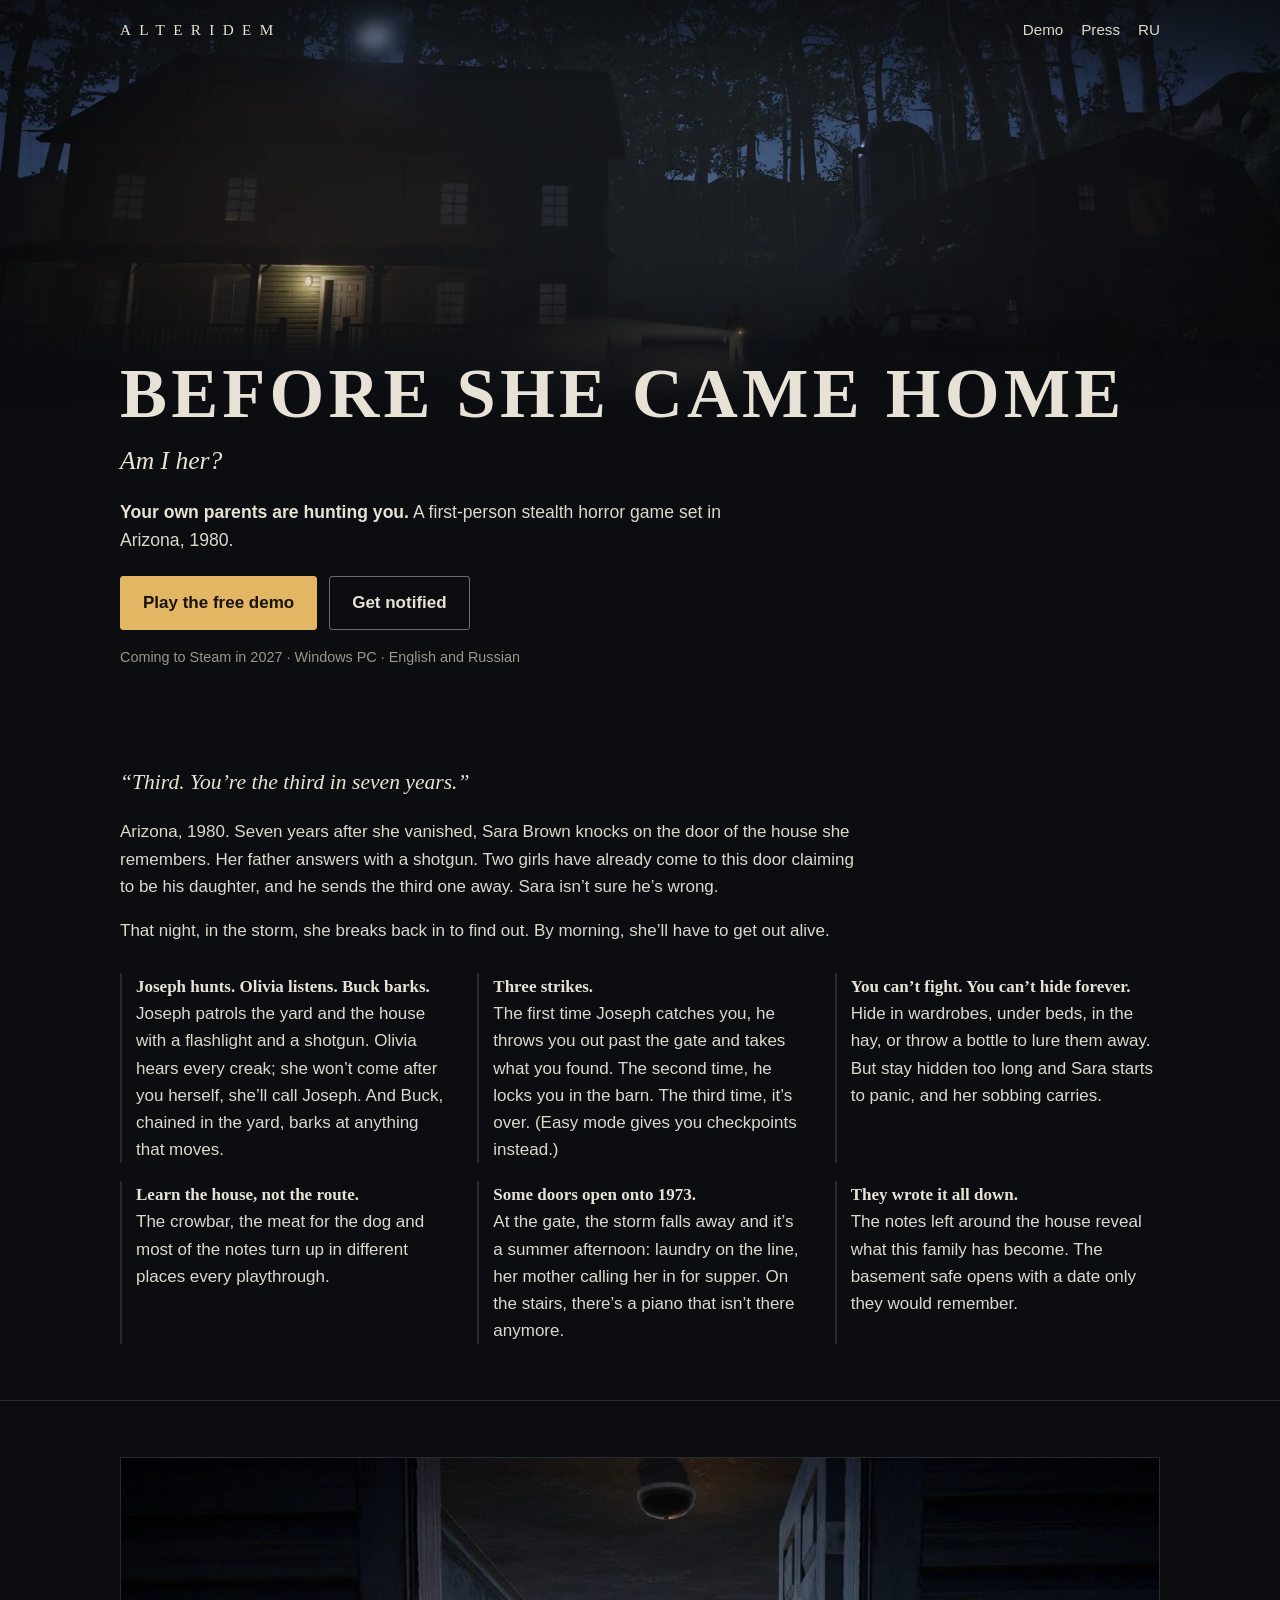
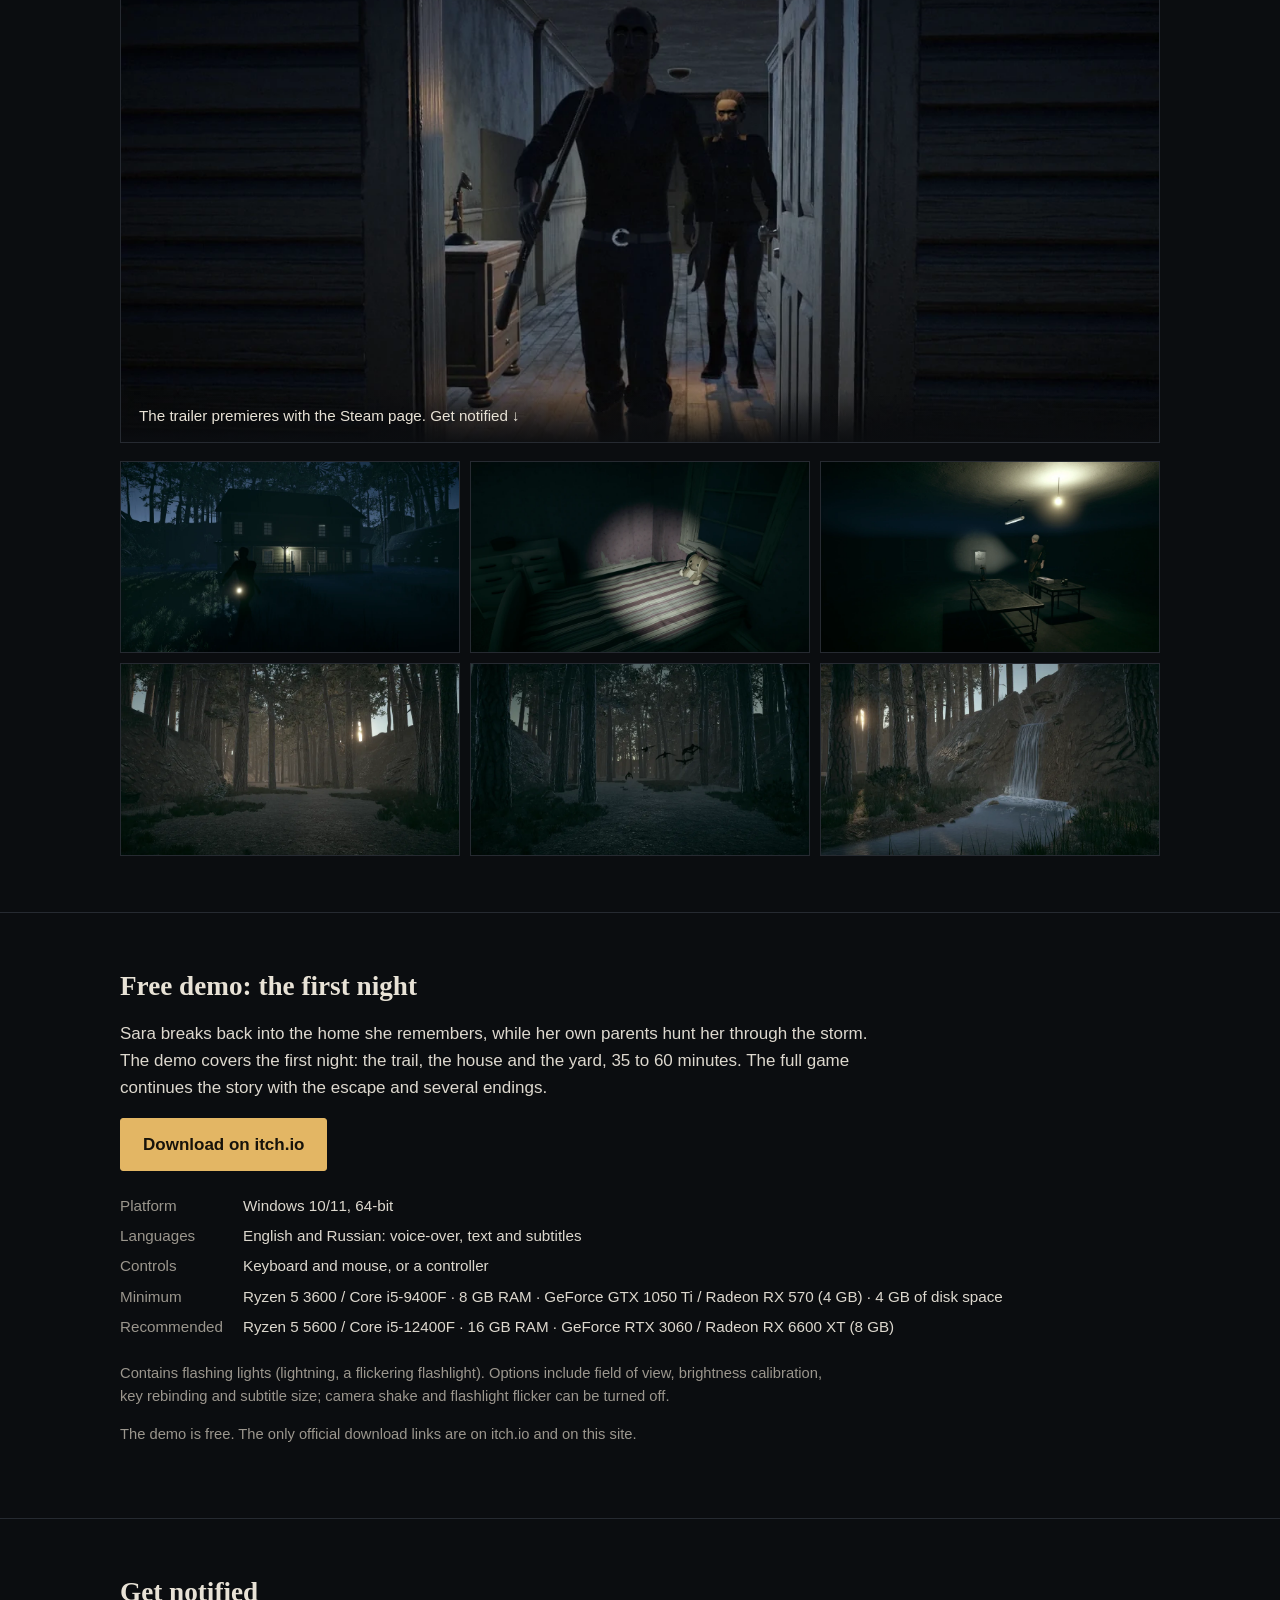
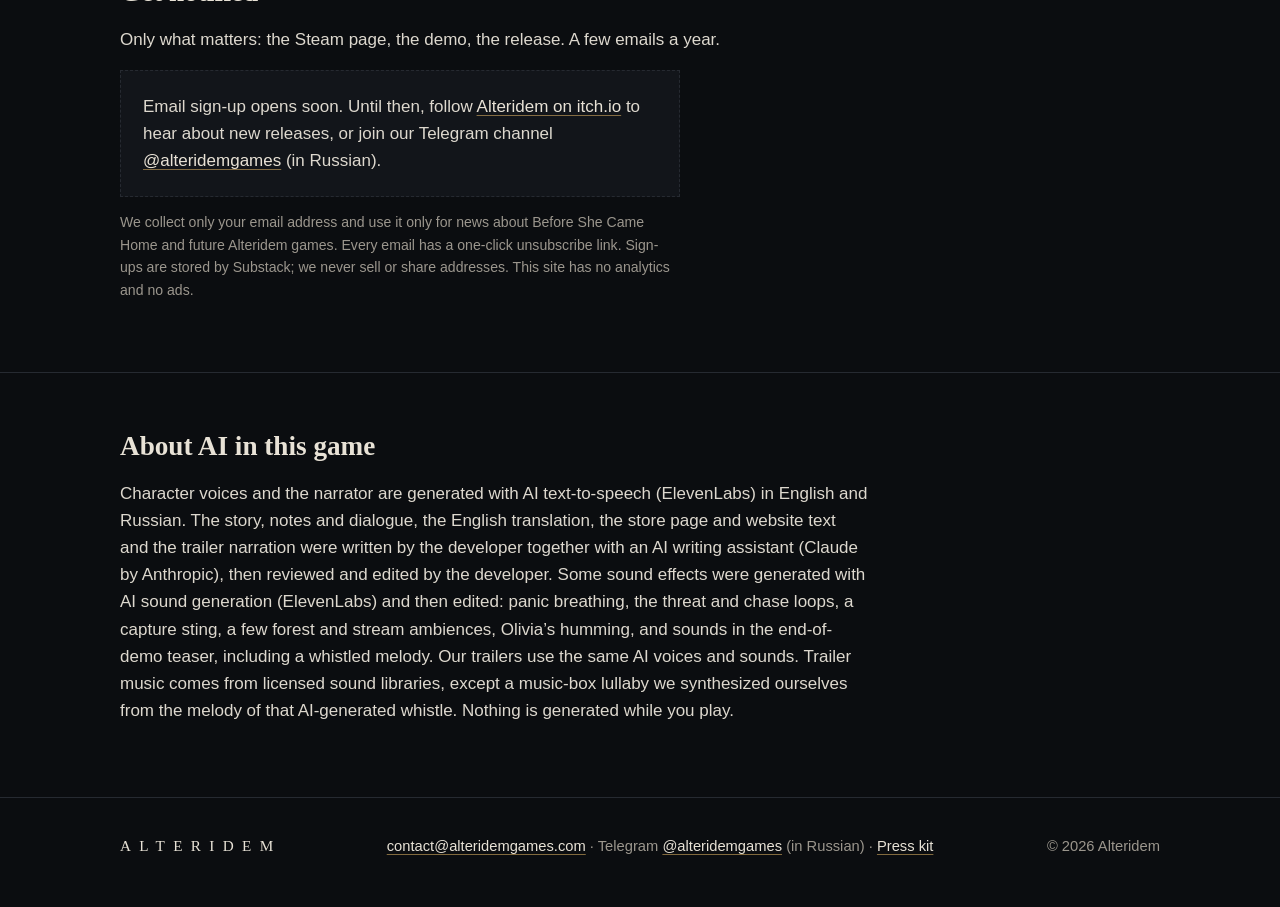
<file: index.html>
<!doctype html>
<html lang="en">
<head>
<meta charset="utf-8">
<meta name="viewport" content="width=device-width, initial-scale=1">
<title>Before She Came Home: a first-person stealth horror game by Alteridem</title>
<meta name="description" content="Your own parents are hunting you. Arizona, 1980: a first-person stealth horror game. Free demo on itch.io.">
<link rel="canonical" href="https://alteridemgames.com/">
<link rel="alternate" hreflang="en" href="https://alteridemgames.com/">
<link rel="alternate" hreflang="ru" href="https://alteridemgames.com/ru/">
<link rel="alternate" hreflang="x-default" href="https://alteridemgames.com/">
<meta property="og:type" content="website">
<meta property="og:site_name" content="Alteridem">
<meta property="og:title" content="Before She Came Home">
<meta property="og:description" content="Your own parents are hunting you. A first-person stealth horror game. Free demo.">
<meta property="og:url" content="https://alteridemgames.com/">
<meta property="og:image" content="https://alteridemgames.com/assets/img/og.jpg">
<meta property="og:image:width" content="1200">
<meta property="og:image:height" content="630">
<meta name="twitter:card" content="summary_large_image">
<link rel="icon" type="image/png" href="favicon.png">
<link rel="stylesheet" href="assets/style.css">
<script src="go.js" defer></script>
</head>
<body>

<header class="top">
  <div class="wrap">
    <a class="wordmark" href="./" aria-label="Alteridem">ALTERIDEM</a>
    <nav>
      <a href="#demo">Demo</a>
      <a href="press/">Press</a>
      <a href="ru/" hreflang="ru" lang="ru">RU</a>
    </nav>
  </div>
</header>

<div class="hero">
  <div class="hero-img"><img src="assets/img/hero.webp" width="1920" height="620" alt="" fetchpriority="high"></div>
  <div class="wrap">
    <!-- Russian browsers: the demo's end screen sends every player to this bare address, so point Russians to /ru/. -->
    <p class="lang-hint" lang="ru" hidden><a href="ru/">Сайт по-русски →</a></p>
    <script>if (/^ru\b/i.test(navigator.language || "")) document.querySelector(".lang-hint").hidden = false;</script>
    <h1>Before She Came Home</h1>
    <p class="tagline">Am I her?</p>
    <p class="pitch"><strong>Your own parents are hunting you.</strong> A first-person stealth horror game set in Arizona, 1980.</p>
    <div class="cta">
      <!-- STEAM DAY: uncomment and paste the store URL; make it the first button.
      <a class="btn" href="STEAM_URL?utm_source=site">Wishlist on Steam</a>
      -->
      <a class="btn" href="https://alteridem-games.itch.io/before-she-came-home">Play the free demo</a>
      <a class="btn ghost" href="#news">Get notified</a>
    </div>
    <p class="small">Coming to Steam in 2027 · Windows PC · English and Russian</p>
  </div>
</div>

<main>
  <section id="about">
    <div class="wrap">
      <div class="lead">
        <blockquote>“Third. You’re the third in seven years.”</blockquote>
        <p>Arizona, 1980. Seven years after she vanished, Sara Brown knocks on the door of the house she remembers. Her father answers with a shotgun. Two girls have already come to this door claiming to be his daughter, and he sends the third one away. Sara isn’t sure he’s wrong.</p>
        <p>That night, in the storm, she breaks back in to find out. By morning, she’ll have to get out alive.</p>
      </div>
      <ul class="features">
        <li><b>Joseph hunts. Olivia listens. Buck barks.</b> Joseph patrols the yard and the house with a flashlight and a shotgun. Olivia hears every creak; she won’t come after you herself, she’ll call Joseph. And Buck, chained in the yard, barks at anything that moves.</li>
        <li><b>Three strikes.</b> The first time Joseph catches you, he throws you out past the gate and takes what you found. The second time, he locks you in the barn. The third time, it’s over. (Easy mode gives you checkpoints instead.)</li>
        <li><b>You can’t fight. You can’t hide forever.</b> Hide in wardrobes, under beds, in the hay, or throw a bottle to lure them away. But stay hidden too long and Sara starts to panic, and her sobbing carries.</li>
        <li><b>Learn the house, not the route.</b> The crowbar, the meat for the dog and most of the notes turn up in different places every playthrough.</li>
        <li><b>Some doors open onto 1973.</b> At the gate, the storm falls away and it’s a summer afternoon: laundry on the line, her mother calling her in for supper. On the stairs, there’s a piano that isn’t there anymore.</li>
        <li><b>They wrote it all down.</b> The notes left around the house reveal what this family has become. The basement safe opens with a date only they would remember.</li>
      </ul>
    </div>
  </section>

  <section id="media">
    <div class="wrap">
      <h2 class="vh">Trailer and screenshots</h2>
      <!-- TRAILER: until the studio has a YouTube channel this is a still that links to the sign-up.
           When the trailer is on YouTube, set href to the video URL and change the caption to "Watch the trailer". -->
      <a class="poster" href="#news">
        <img src="assets/img/poster.webp" width="1280" height="720" loading="lazy" alt="Joseph, carrying a shotgun, and Olivia walk down the hallway toward the front door">
        <span>The trailer premieres with the Steam page. Get notified ↓</span>
      </a>
      <div class="shots">
        <a href="assets/img/shots/01_yard.jpg"><img src="assets/img/shots/01_yard.webp" width="960" height="540" loading="lazy" alt="The yard in a thunderstorm: Joseph walks toward the camera with a flashlight and a shotgun"></a>
        <a href="assets/img/shots/02_room.jpg"><img src="assets/img/shots/02_room.webp" width="960" height="540" loading="lazy" alt="Sara’s old room: a stuffed rabbit on the bed in her flashlight beam"></a>
        <a href="assets/img/shots/03_basement.jpg"><img src="assets/img/shots/03_basement.webp" width="960" height="540" loading="lazy" alt="The basement: Joseph under a bare bulb, his flashlight on the safe"></a>
        <a href="assets/img/shots/04_trail.jpg"><img src="assets/img/shots/04_trail.webp" width="960" height="540" loading="lazy" alt="A trail through a ravine at sunset, the sun low between the pines"></a>
        <a href="assets/img/shots/05_crows.jpg"><img src="assets/img/shots/05_crows.webp" width="960" height="540" loading="lazy" alt="Crows take off from the trail at dusk"></a>
        <a href="assets/img/shots/06_waterfall.jpg"><img src="assets/img/shots/06_waterfall.webp" width="960" height="540" loading="lazy" alt="A small waterfall by the trail, evening sun through the pines"></a>
      </div>
    </div>
  </section>

  <section id="demo">
    <div class="wrap">
      <h2>Free demo: the first night</h2>
      <p class="lead">Sara breaks back into the home she remembers, while her own parents hunt her through the storm. The demo covers the first night: the trail, the house and the yard, 35 to 60 minutes. The full game continues the story with the escape and several endings.</p>
      <div class="cta">
        <a class="btn" href="https://alteridem-games.itch.io/before-she-came-home">Download on itch.io</a>
      </div>
      <!-- Shown by go.js once DEMO_DIRECT is set. -->
      <p class="ru-line" lang="ru" data-direct hidden>Из России itch.io не открывается: <a href="demo/">скачать демо напрямую</a>. <span hidden>SHA-256 архива: <code data-sha></code></span></p>
      <dl class="facts">
        <dt>Platform</dt><dd>Windows 10/11, 64-bit</dd>
        <dt>Languages</dt><dd>English and Russian: voice-over, text and subtitles</dd>
        <dt>Controls</dt><dd>Keyboard and mouse, or a controller</dd>
        <dt>Minimum</dt><dd>Ryzen 5 3600 / Core i5-9400F · 8 GB RAM · GeForce GTX 1050 Ti / Radeon RX 570 (4 GB) · 4 GB of disk space</dd>
        <dt>Recommended</dt><dd>Ryzen 5 5600 / Core i5-12400F · 16 GB RAM · GeForce RTX 3060 / Radeon RX 6600 XT (8 GB)</dd>
      </dl>
      <p class="note">Contains flashing lights (lightning, a flickering flashlight). Options include field of view, brightness calibration, key rebinding and subtitle size; camera shake and flashlight flicker can be turned off.</p>
      <p class="note">The demo is free. The only official download links are on itch.io and on this site.</p>
    </div>
  </section>

  <section id="news">
    <div class="wrap">
      <h2>Get notified</h2>
      <p class="lead">Only what matters: the Steam page, the demo, the release. A few emails a year.</p>
      <!-- ===== SUBSCRIBE: PLACEHOLDER. Replace this whole div with <div class="signup"> + the embed code exactly as Substack
           gives it (Settings → Growth features → Embed), which today is
           <iframe src="https://SUBSTACK-NAME.substack.com/embed" width="480" height="320" style="border:1px solid #EEE; background:white;" frameborder="0" scrolling="no"></iframe>
           + </div>. Check the Subscribe button at 375 px width. Same block in ru/index.html. ===== -->
      <div class="signup placeholder">
        <p>Email sign-up opens soon. Until then, follow <a href="https://alteridem-games.itch.io/">Alteridem on itch.io</a> to hear about new releases, or join our Telegram channel <a href="https://t.me/alteridemgames">@alteridemgames</a> (in Russian).</p>
      </div>
      <!-- ===== /SUBSCRIBE ===== -->
      <p class="privacy">We collect only your email address and use it only for news about Before She Came Home and future Alteridem games. Every email has a one-click unsubscribe link. Sign-ups are stored by Substack; we never sell or share addresses. This site has no analytics and no ads.</p>
    </div>
  </section>

  <section id="ai">
    <div class="wrap">
      <h2>About AI in this game</h2>
      <p class="lead">Character voices and the narrator are generated with AI text-to-speech (ElevenLabs) in English and Russian. The story, notes and dialogue, the English translation, the store page and website text and the trailer narration were written by the developer together with an AI writing assistant (Claude by Anthropic), then reviewed and edited by the developer. Some sound effects were generated with AI sound generation (ElevenLabs) and then edited: panic breathing, the threat and chase loops, a capture sting, a few forest and stream ambiences, Olivia’s humming, and sounds in the end-of-demo teaser, including a whistled melody. Our trailers use the same AI voices and sounds. Trailer music comes from licensed sound libraries, except a music-box lullaby we synthesized ourselves from the melody of that AI-generated whistle. Nothing is generated while you play.</p>
    </div>
  </section>
</main>

<footer>
  <div class="wrap">
    <p class="wordmark">ALTERIDEM</p>
    <p><a href="mailto:contact@alteridemgames.com">contact@alteridemgames.com</a> · Telegram <a href="https://t.me/alteridemgames">@alteridemgames</a> (in Russian) · <a href="press/">Press kit</a></p>
    <p>© 2026 Alteridem</p>
  </div>
</footer>

</body>
</html>
</file>
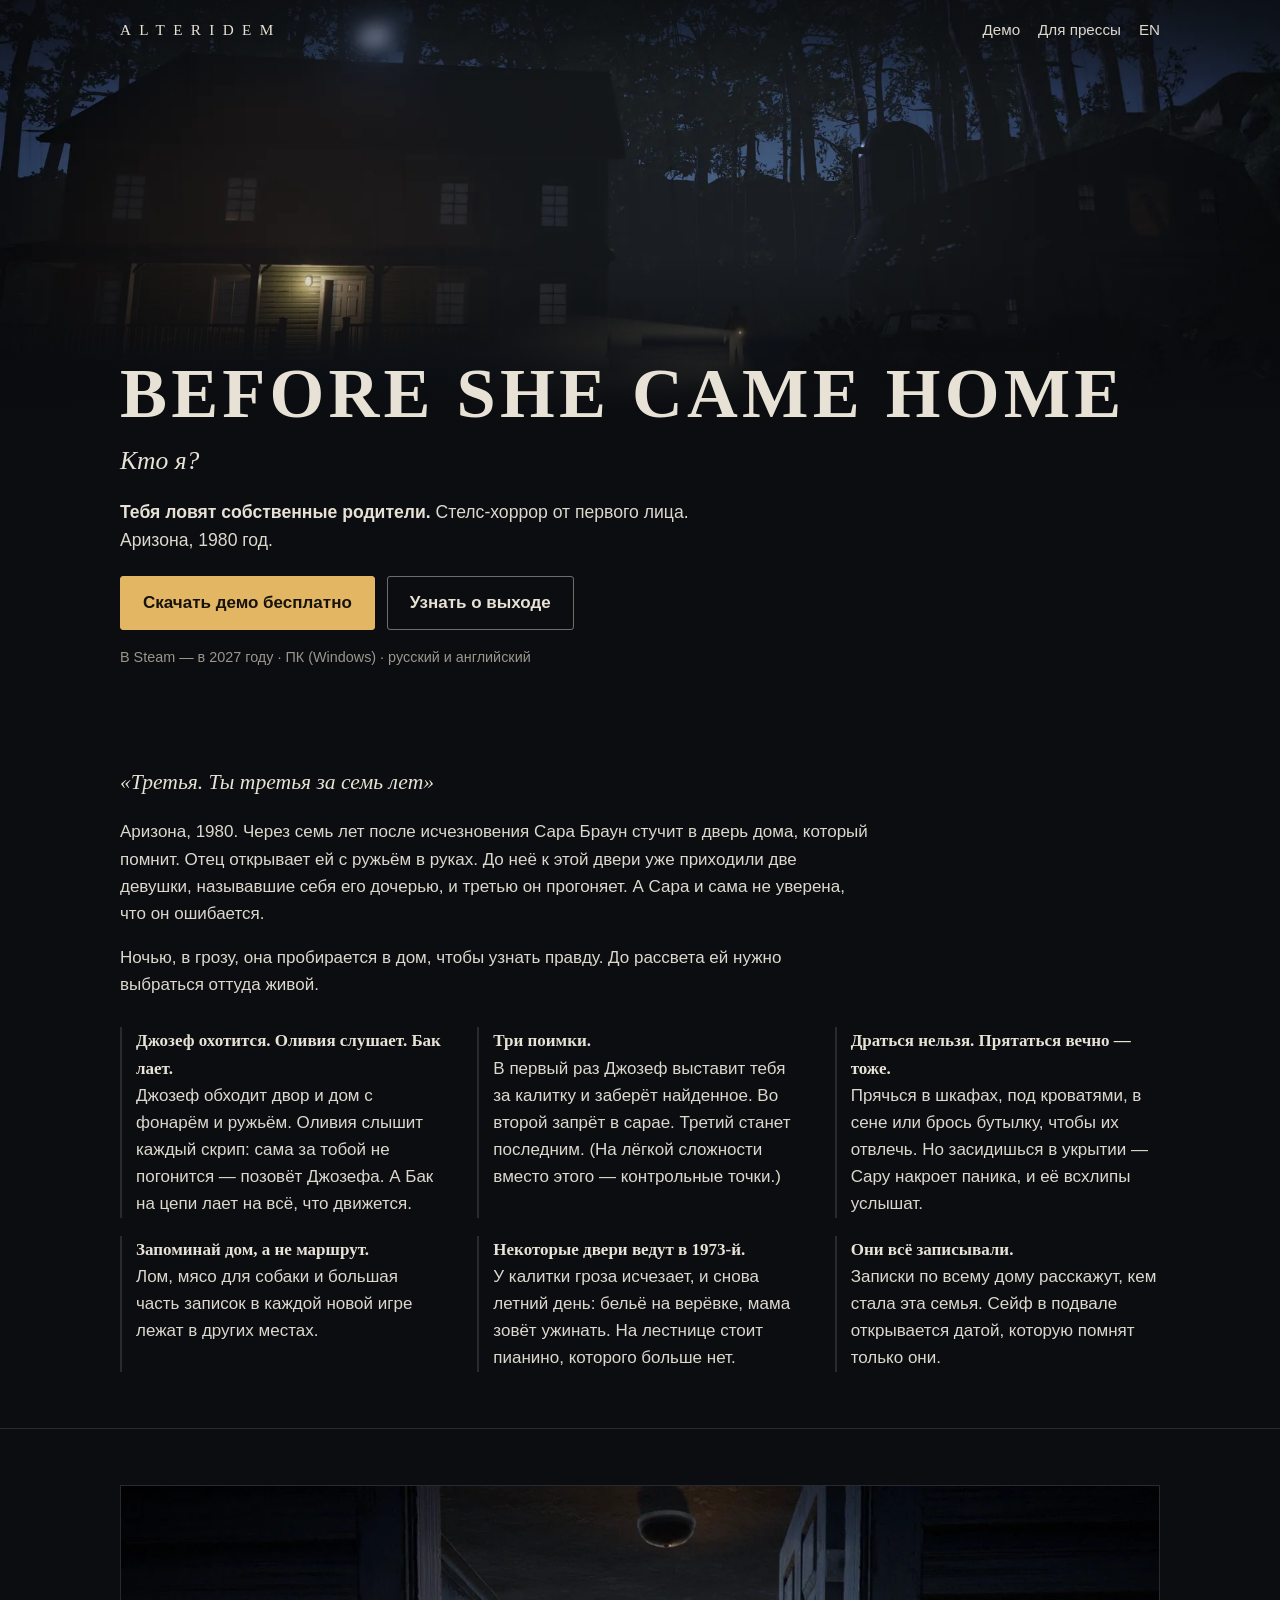
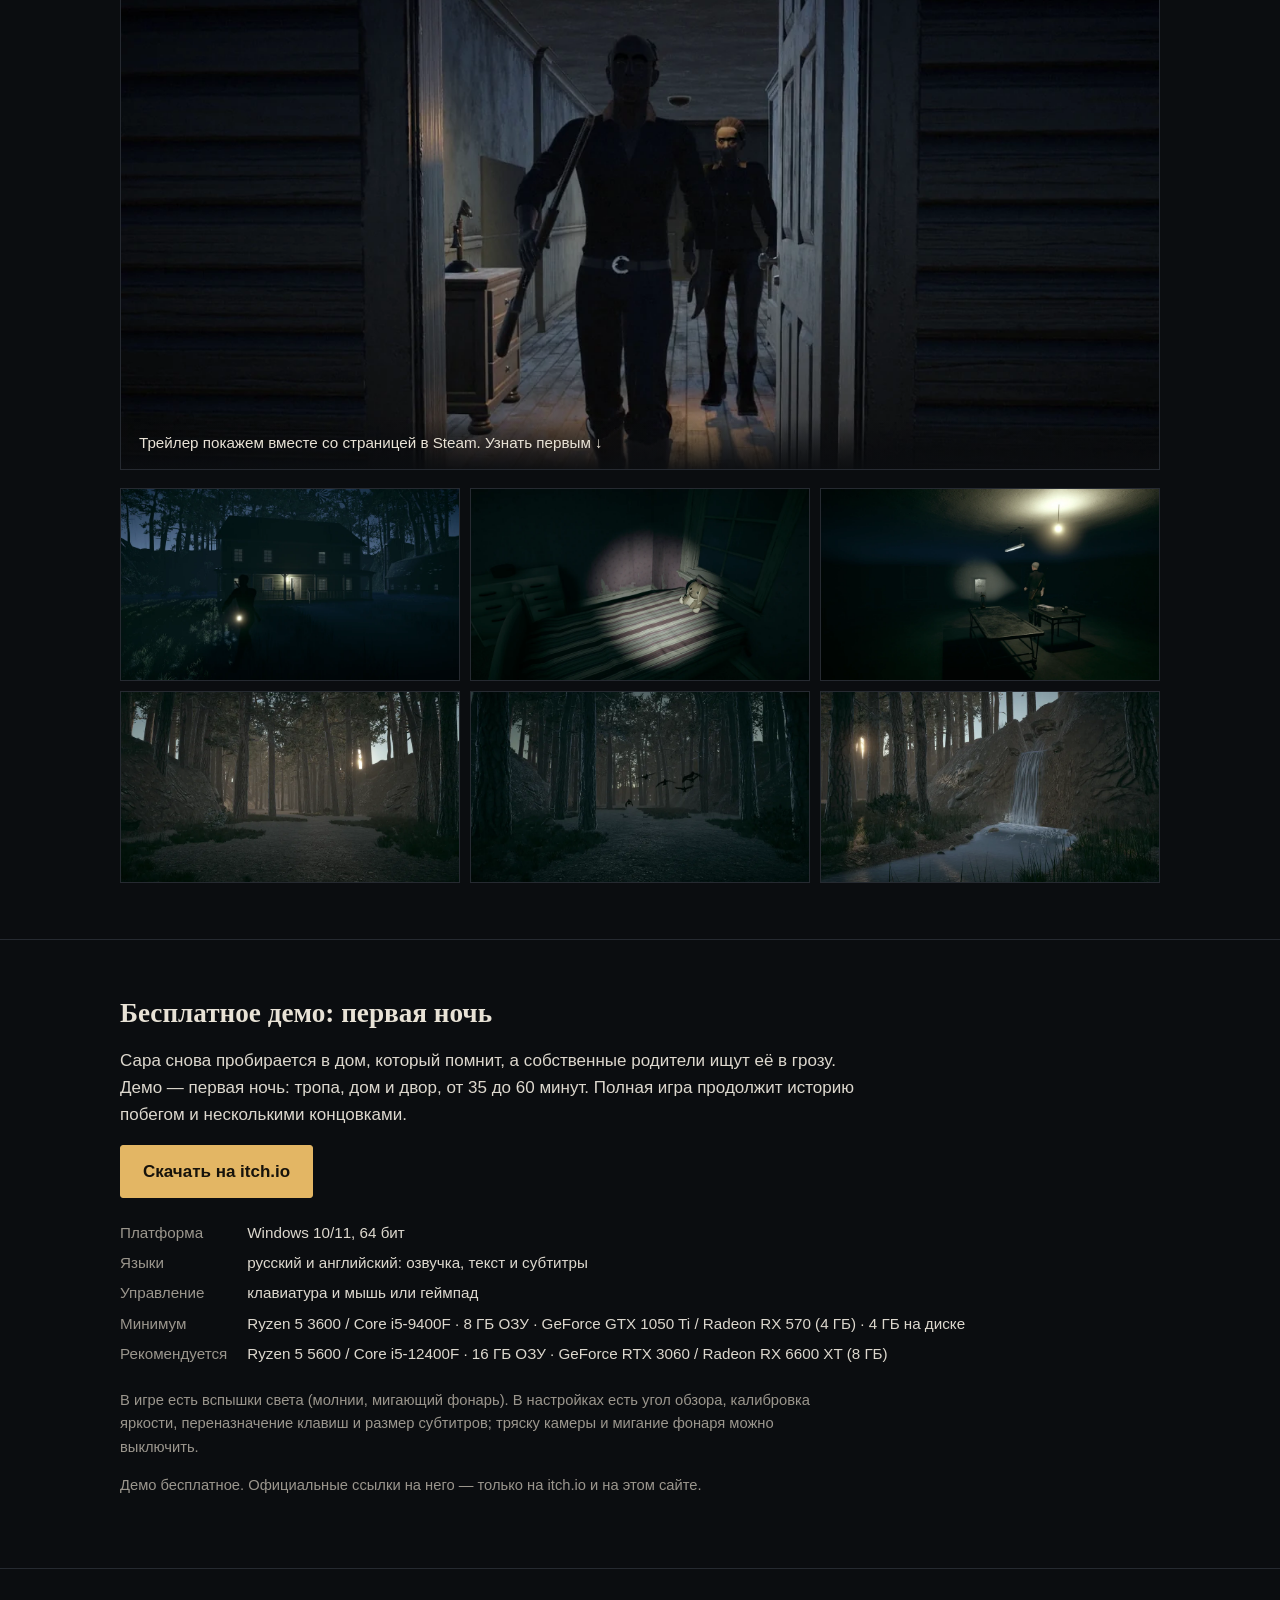
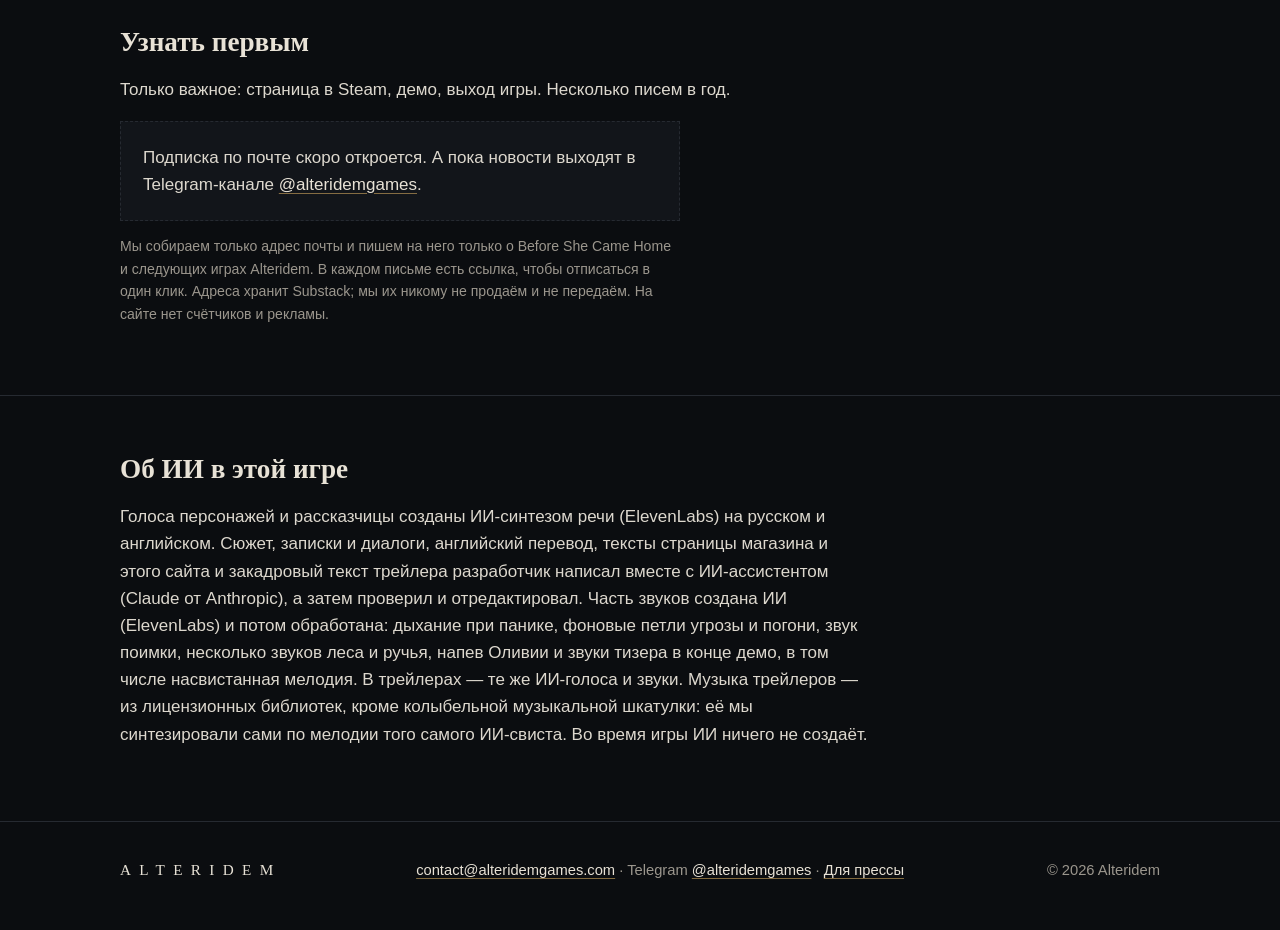
<file: demo/index.html>
<!doctype html>
<html lang="ru">
<head>
<meta charset="utf-8">
<meta name="viewport" content="width=device-width, initial-scale=1">
<title>Before She Came Home</title>
<meta name="robots" content="noindex">
<meta property="og:type" content="website">
<meta property="og:site_name" content="Alteridem">
<meta property="og:title" content="Before She Came Home">
<meta property="og:description" content="Бесплатное демо Before She Came Home: стелс-хоррор от первого лица.">
<meta property="og:image" content="https://alteridemgames.com/assets/img/og.jpg">
<meta name="twitter:card" content="summary_large_image">
<!-- Short link /demo: where it leads is set in /go.js (one table for all short links). -->
<script src="../go.js" data-go></script>
<noscript><meta http-equiv="refresh" content="0; url=../ru/?utm_source=demo#demo"></noscript>
</head>
<body style="margin:0;padding:24px;background:#0b0d10;color:#ddd8ce;font:16px/1.5 sans-serif">
<p><a href="../ru/?utm_source=demo#demo" style="color:#e3b664">alteridemgames.com</a></p>
</body>
</html>
</file>
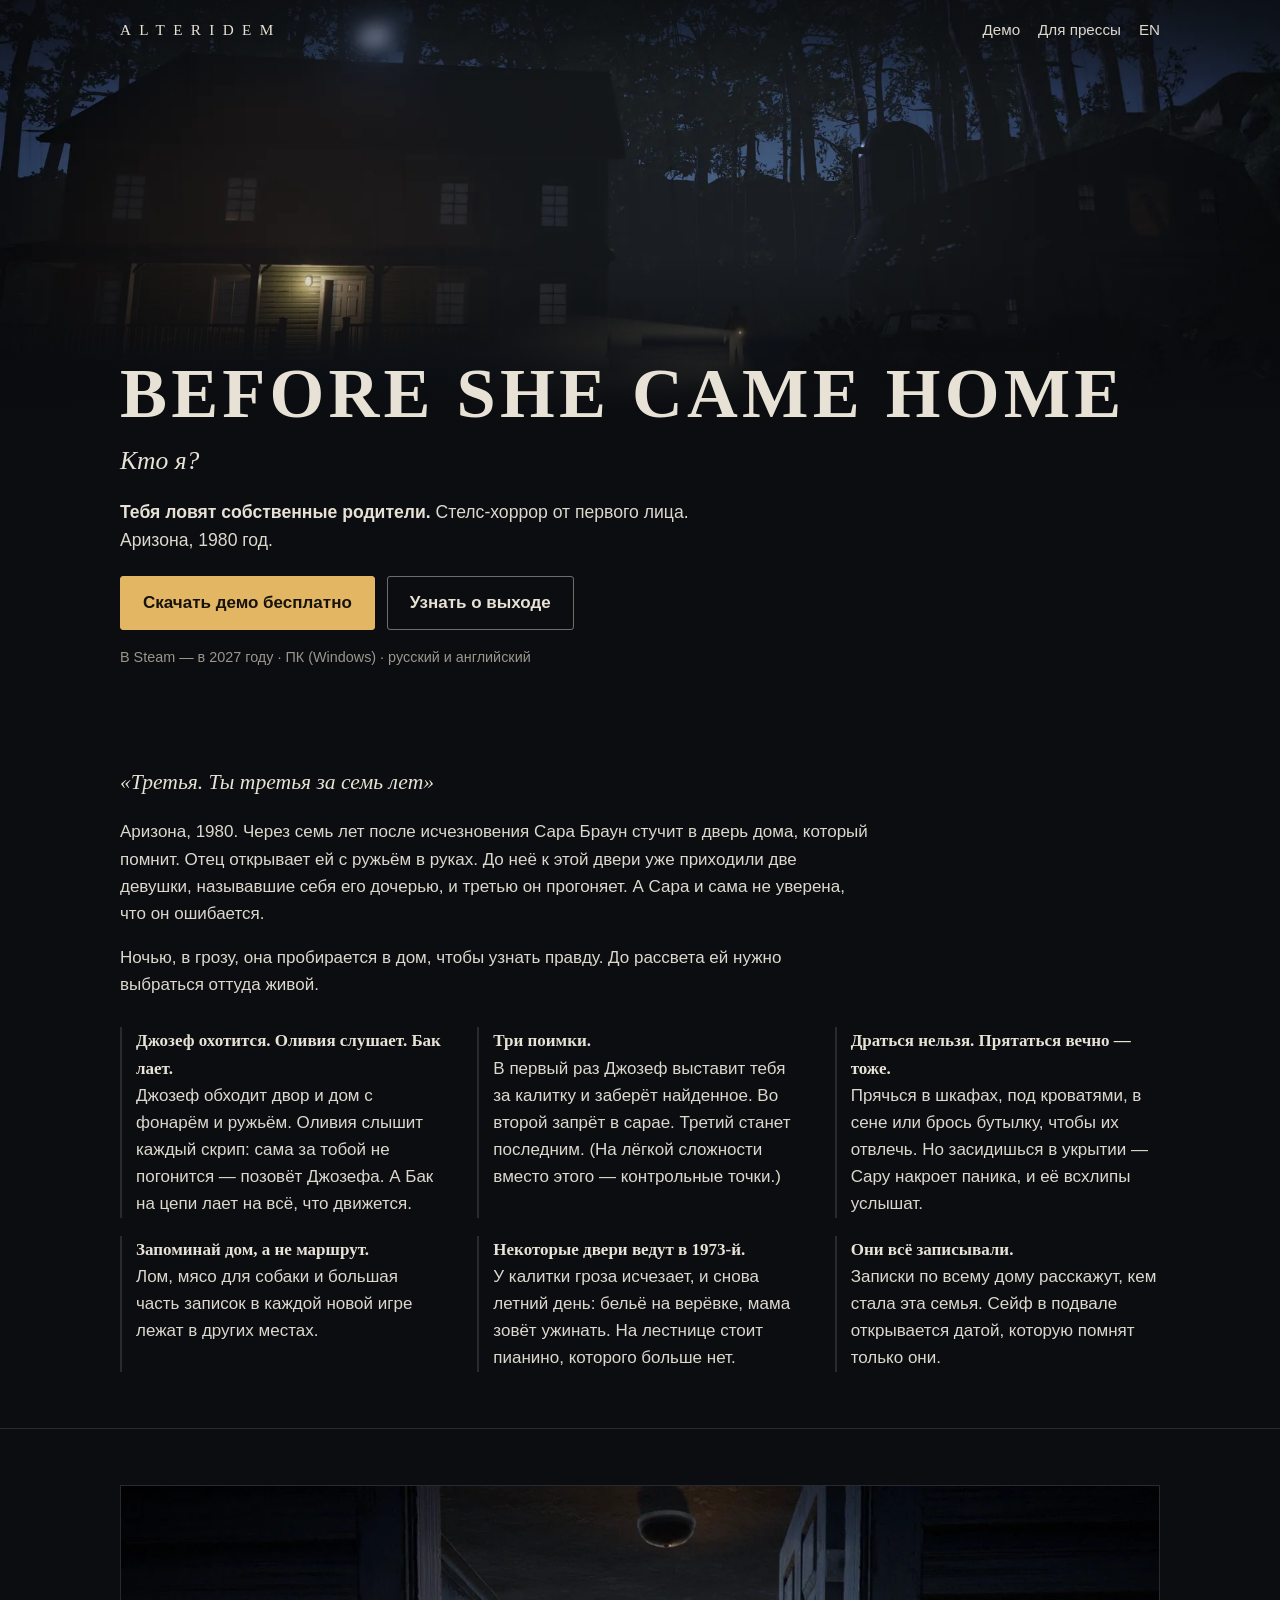
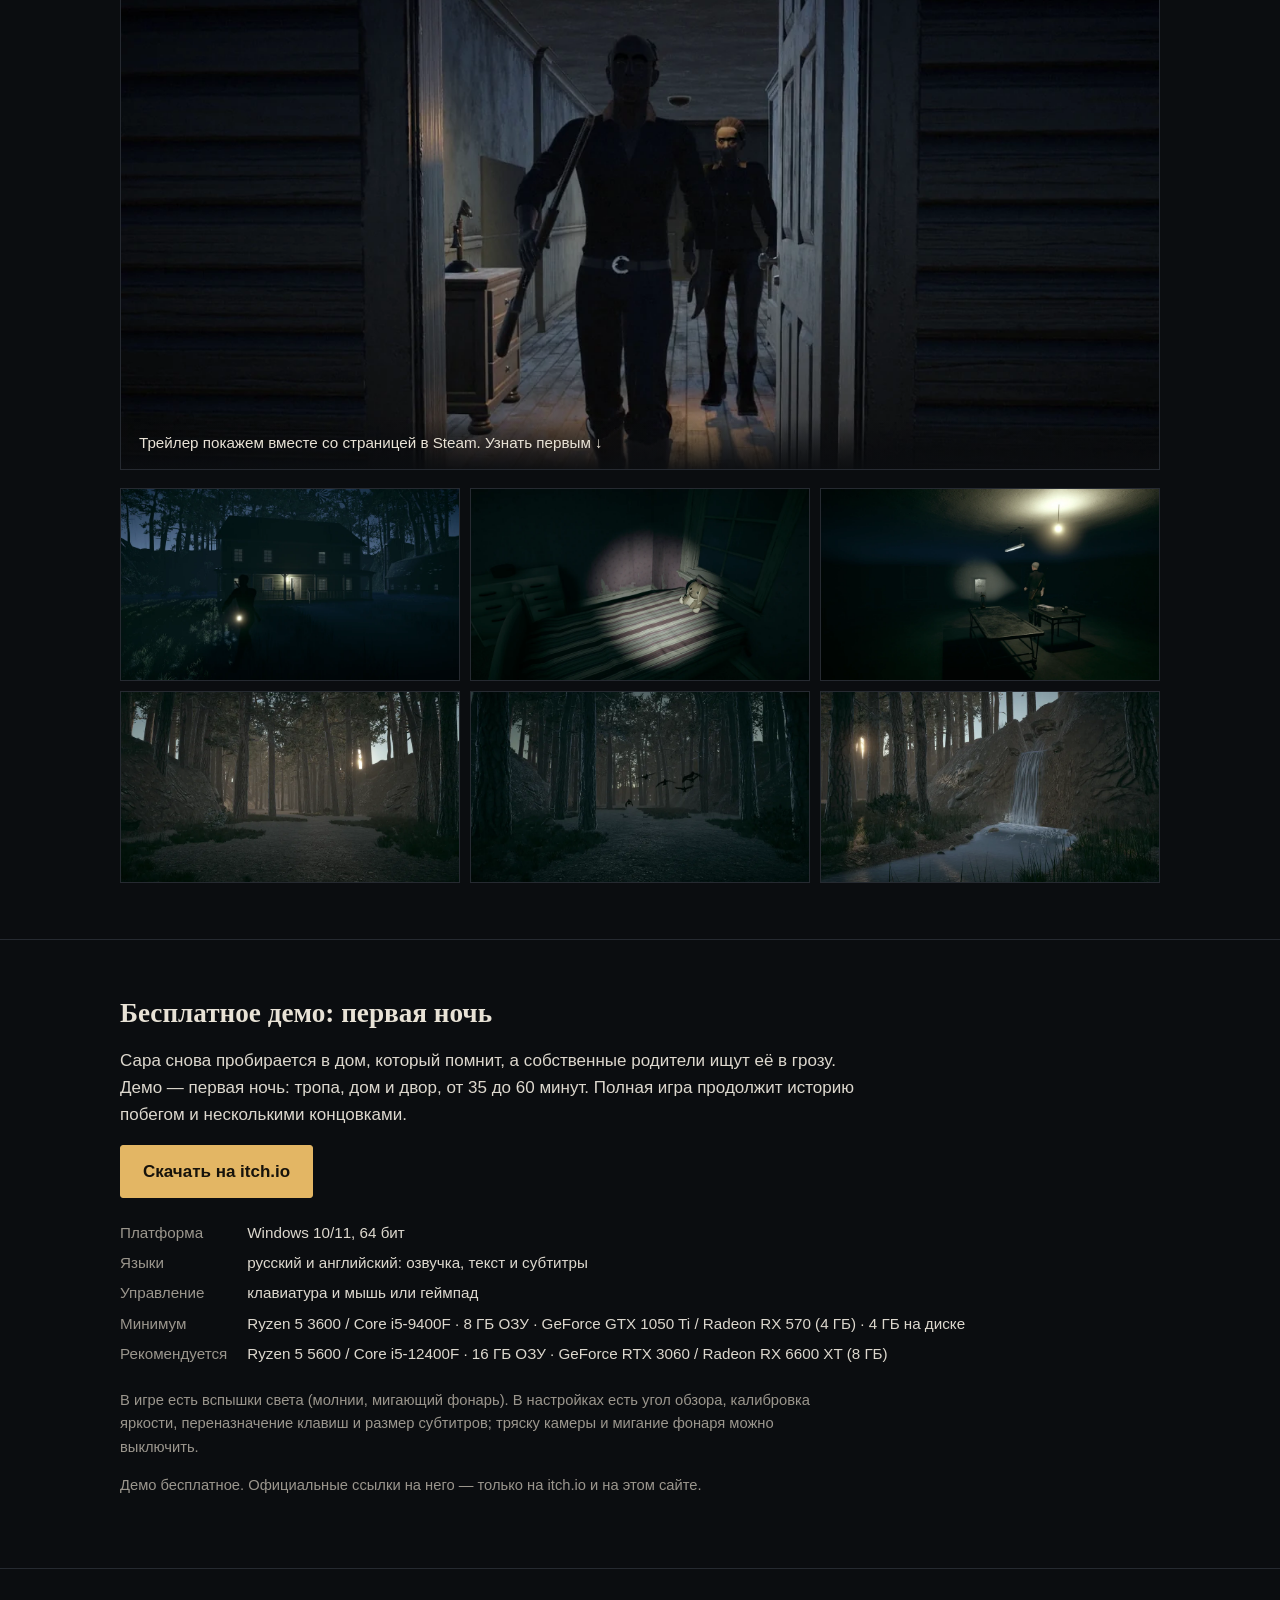
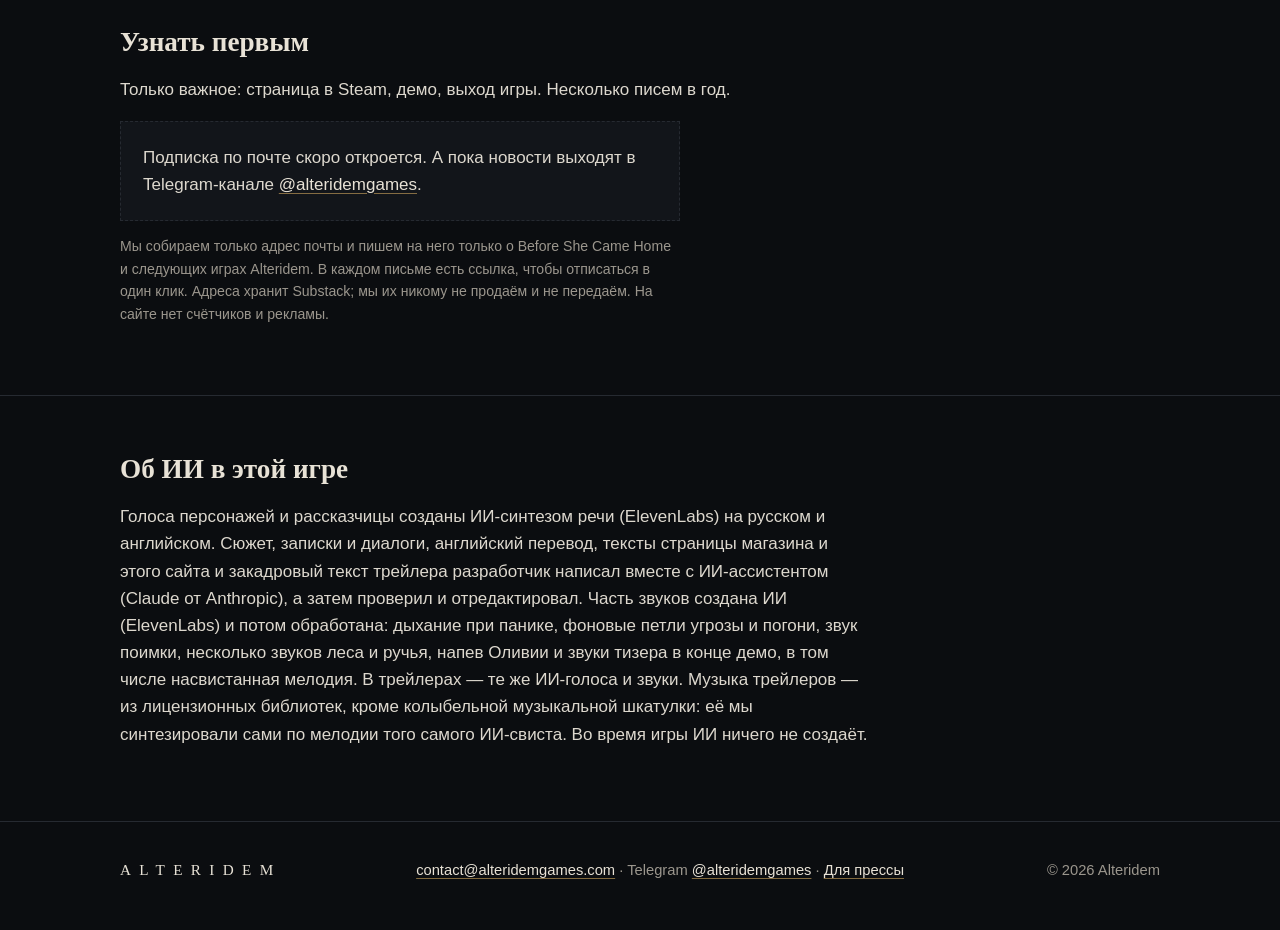
<file: dtf/index.html>
<!doctype html>
<html lang="ru">
<head>
<meta charset="utf-8">
<meta name="viewport" content="width=device-width, initial-scale=1">
<title>Before She Came Home</title>
<meta name="robots" content="noindex">
<meta property="og:type" content="website">
<meta property="og:site_name" content="Alteridem">
<meta property="og:title" content="Before She Came Home">
<meta property="og:description" content="Тебя ловят собственные родители. Стелс-хоррор от первого лица. Бесплатное демо.">
<meta property="og:image" content="https://alteridemgames.com/assets/img/og.jpg">
<meta name="twitter:card" content="summary_large_image">
<!-- Short link /dtf: where it leads is set in /go.js (one table for all short links). -->
<script src="../go.js" data-go></script>
<noscript><meta http-equiv="refresh" content="0; url=../ru/?utm_source=dtf"></noscript>
</head>
<body style="margin:0;padding:24px;background:#0b0d10;color:#ddd8ce;font:16px/1.5 sans-serif">
<p><a href="../ru/?utm_source=dtf" style="color:#e3b664">alteridemgames.com</a></p>
</body>
</html>
</file>
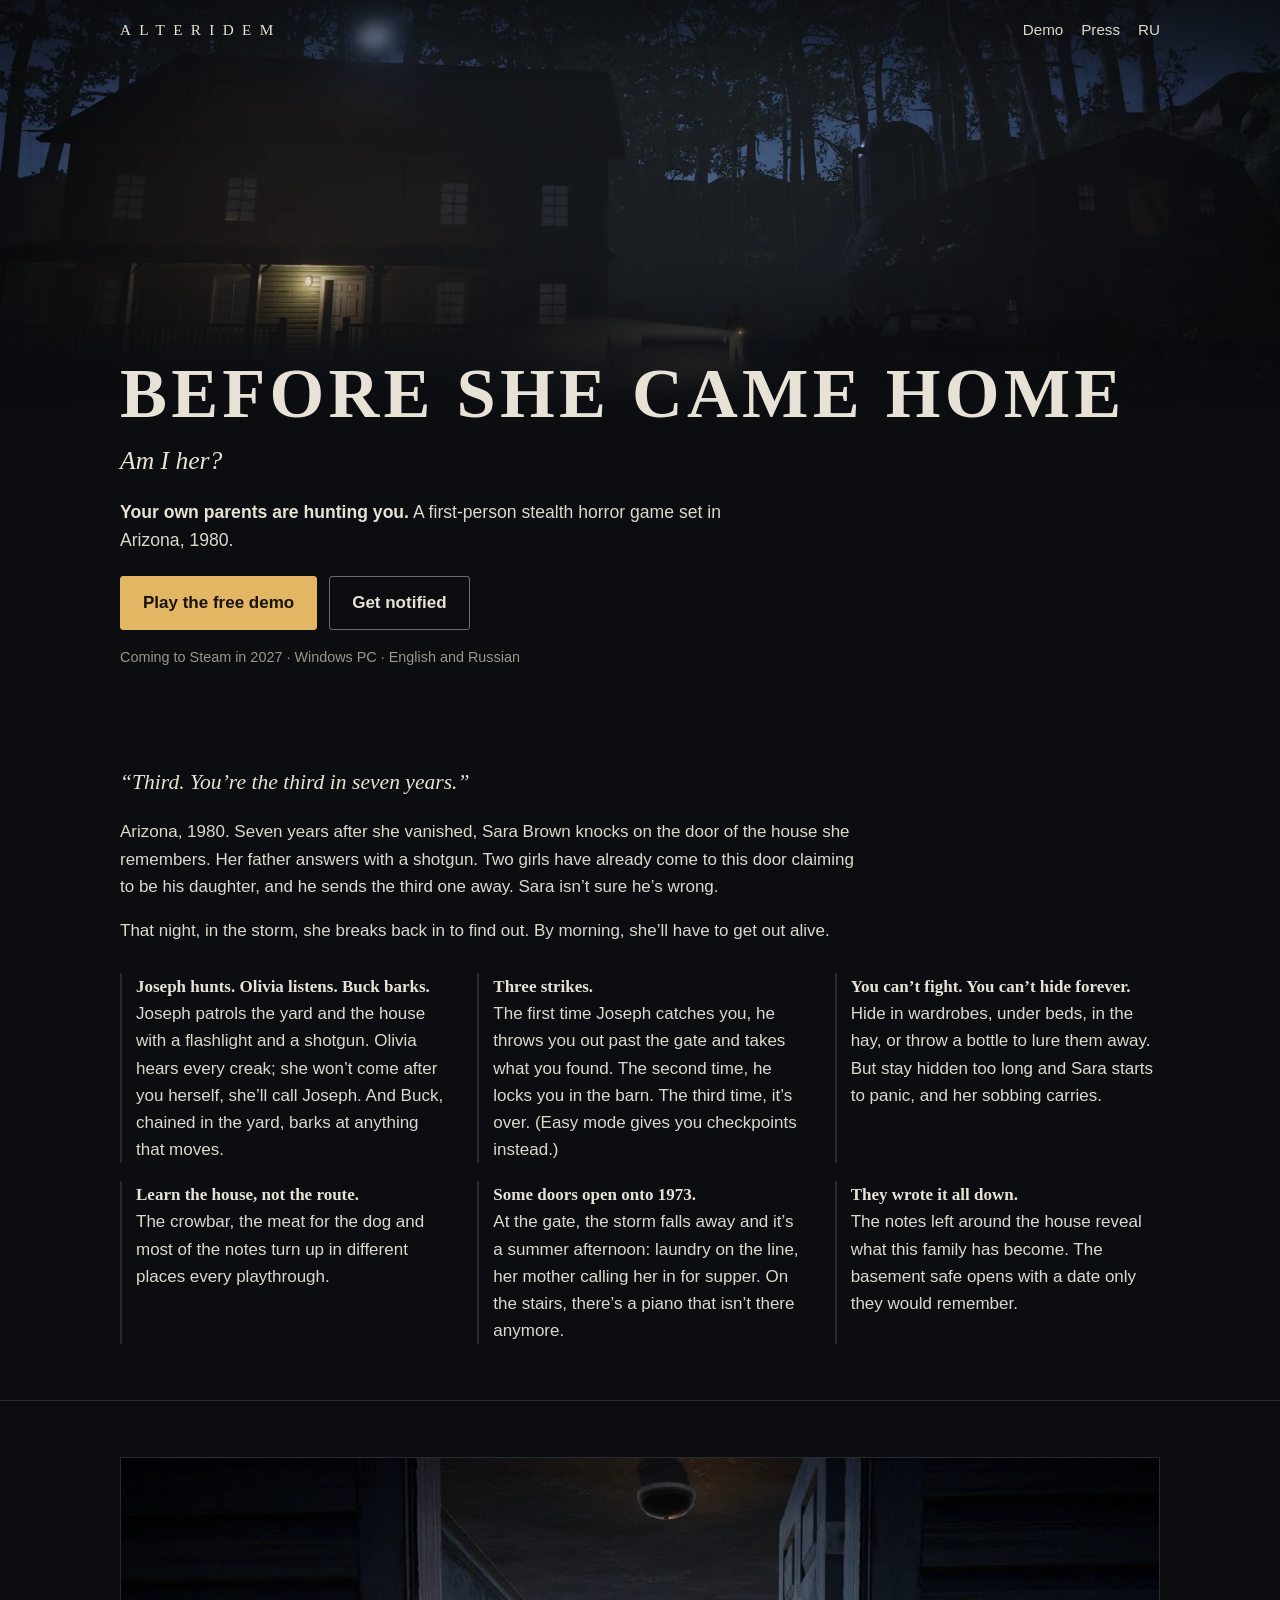
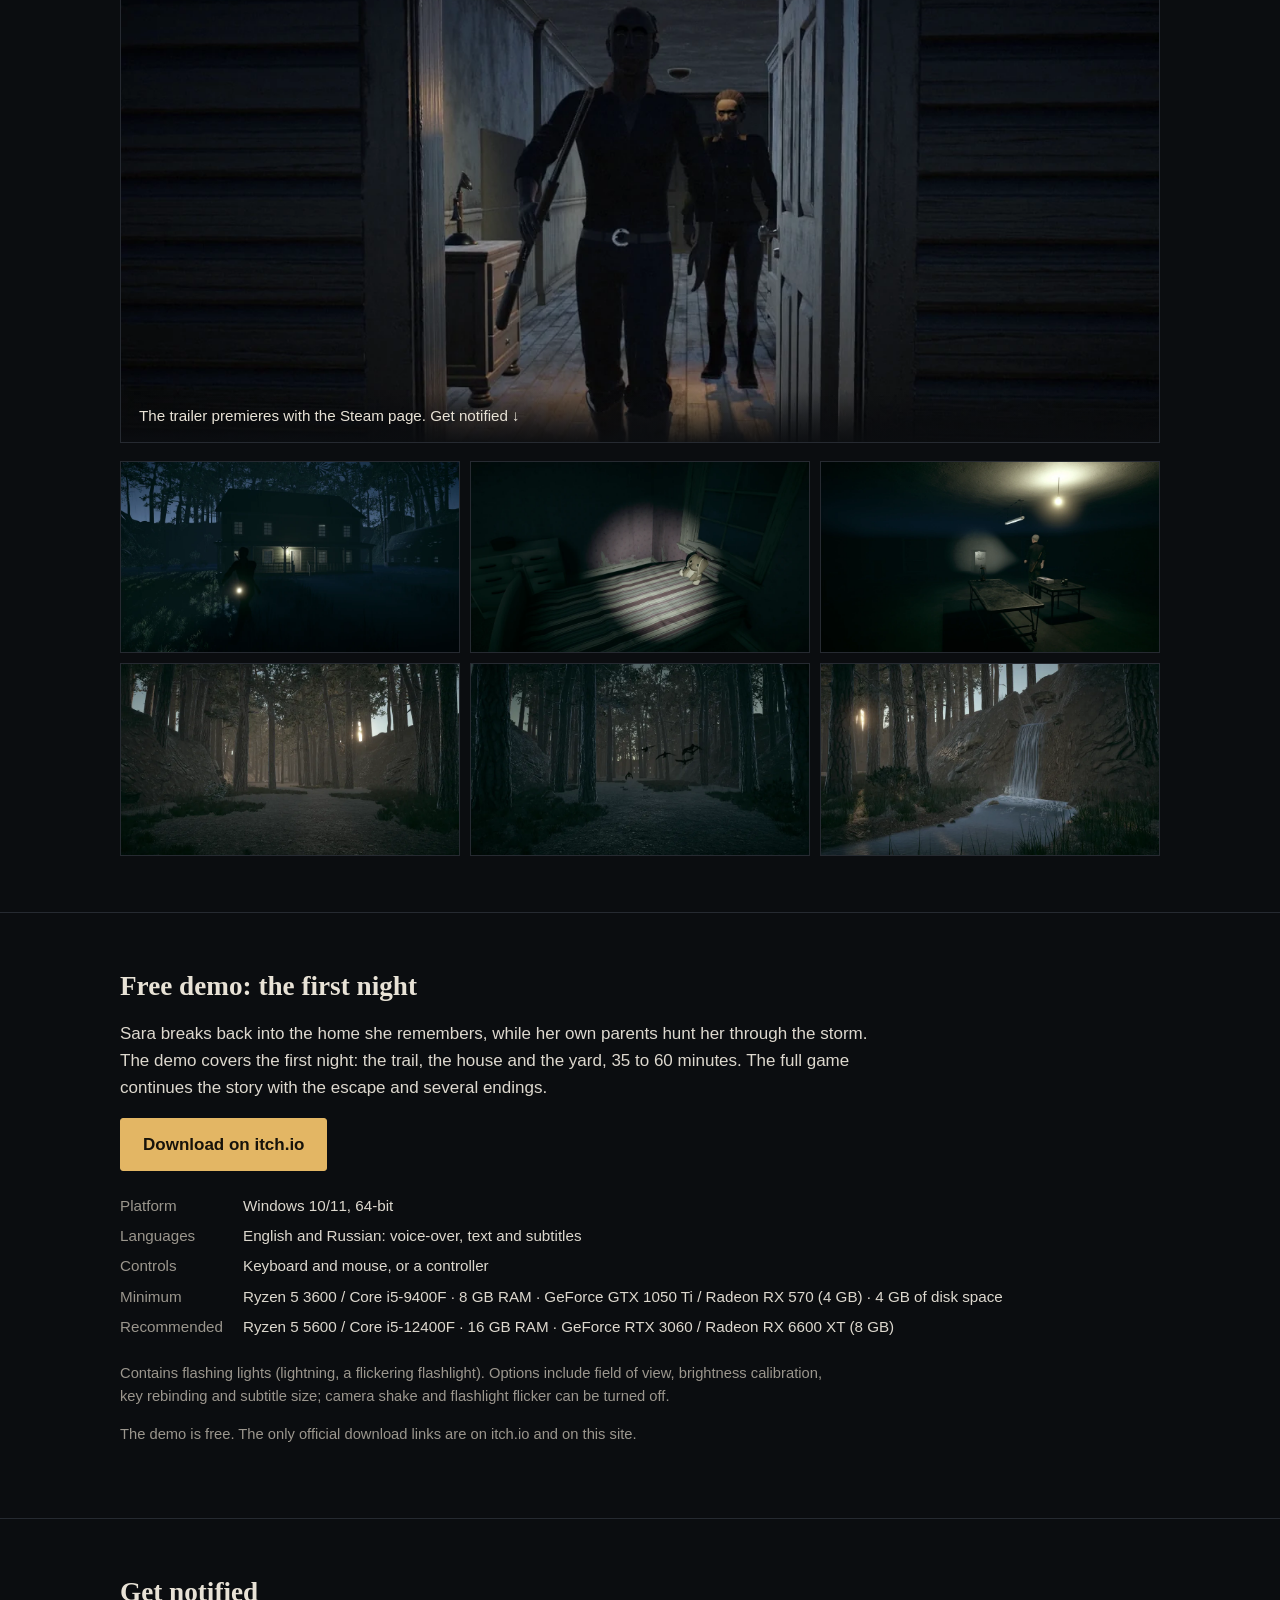
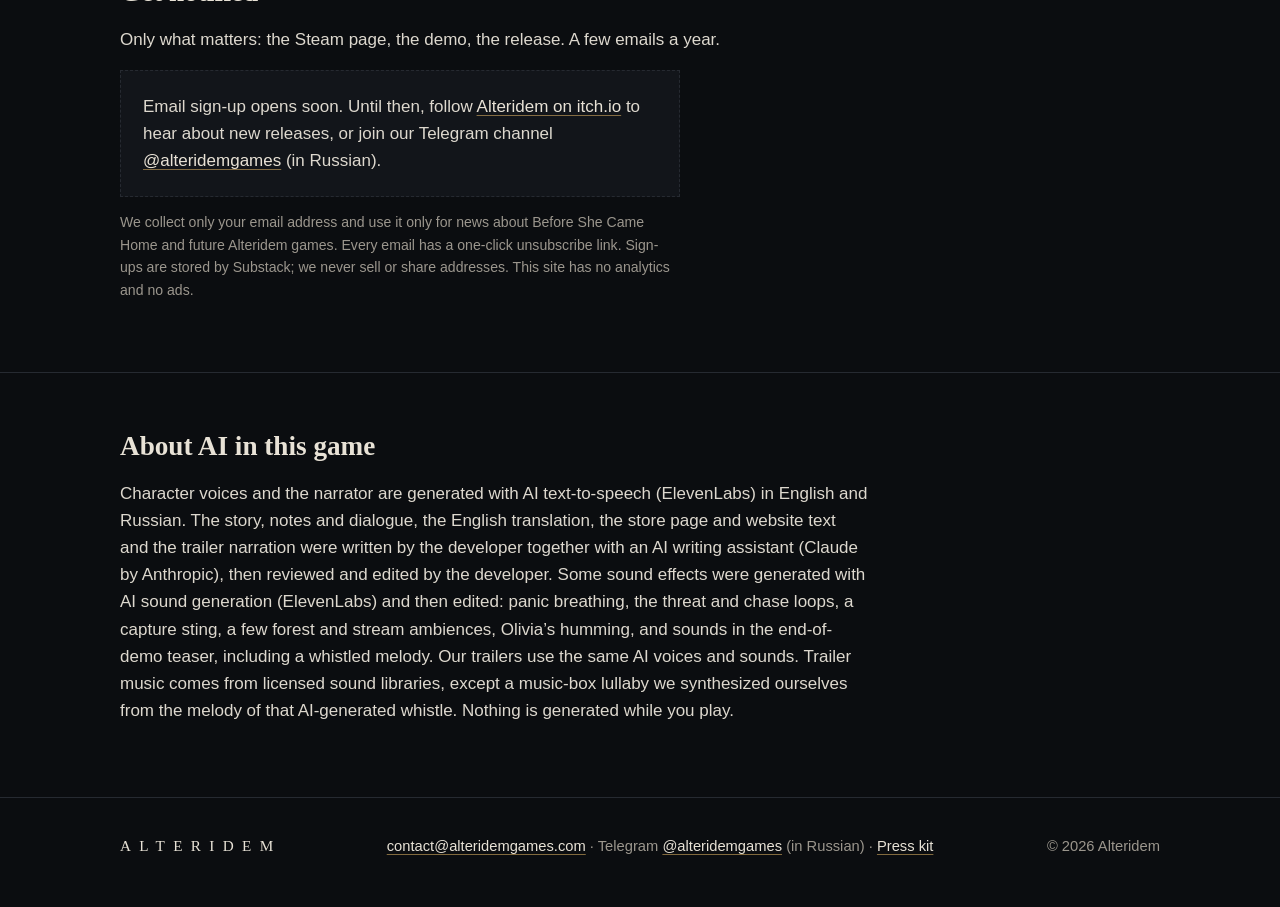
<file: itch/index.html>
<!doctype html>
<html lang="en">
<head>
<meta charset="utf-8">
<meta name="viewport" content="width=device-width, initial-scale=1">
<title>Before She Came Home</title>
<meta name="robots" content="noindex">
<meta property="og:type" content="website">
<meta property="og:site_name" content="Alteridem">
<meta property="og:title" content="Before She Came Home">
<meta property="og:description" content="Your own parents are hunting you. A first-person stealth horror game. Free demo.">
<meta property="og:image" content="https://alteridemgames.com/assets/img/og.jpg">
<meta name="twitter:card" content="summary_large_image">
<!-- Short link /itch: where it leads is set in /go.js (one table for all short links). -->
<script src="../go.js" data-go></script>
<noscript><meta http-equiv="refresh" content="0; url=../?utm_source=itch"></noscript>
</head>
<body style="margin:0;padding:24px;background:#0b0d10;color:#ddd8ce;font:16px/1.5 sans-serif">
<p><a href="../?utm_source=itch" style="color:#e3b664">alteridemgames.com</a></p>
</body>
</html>
</file>
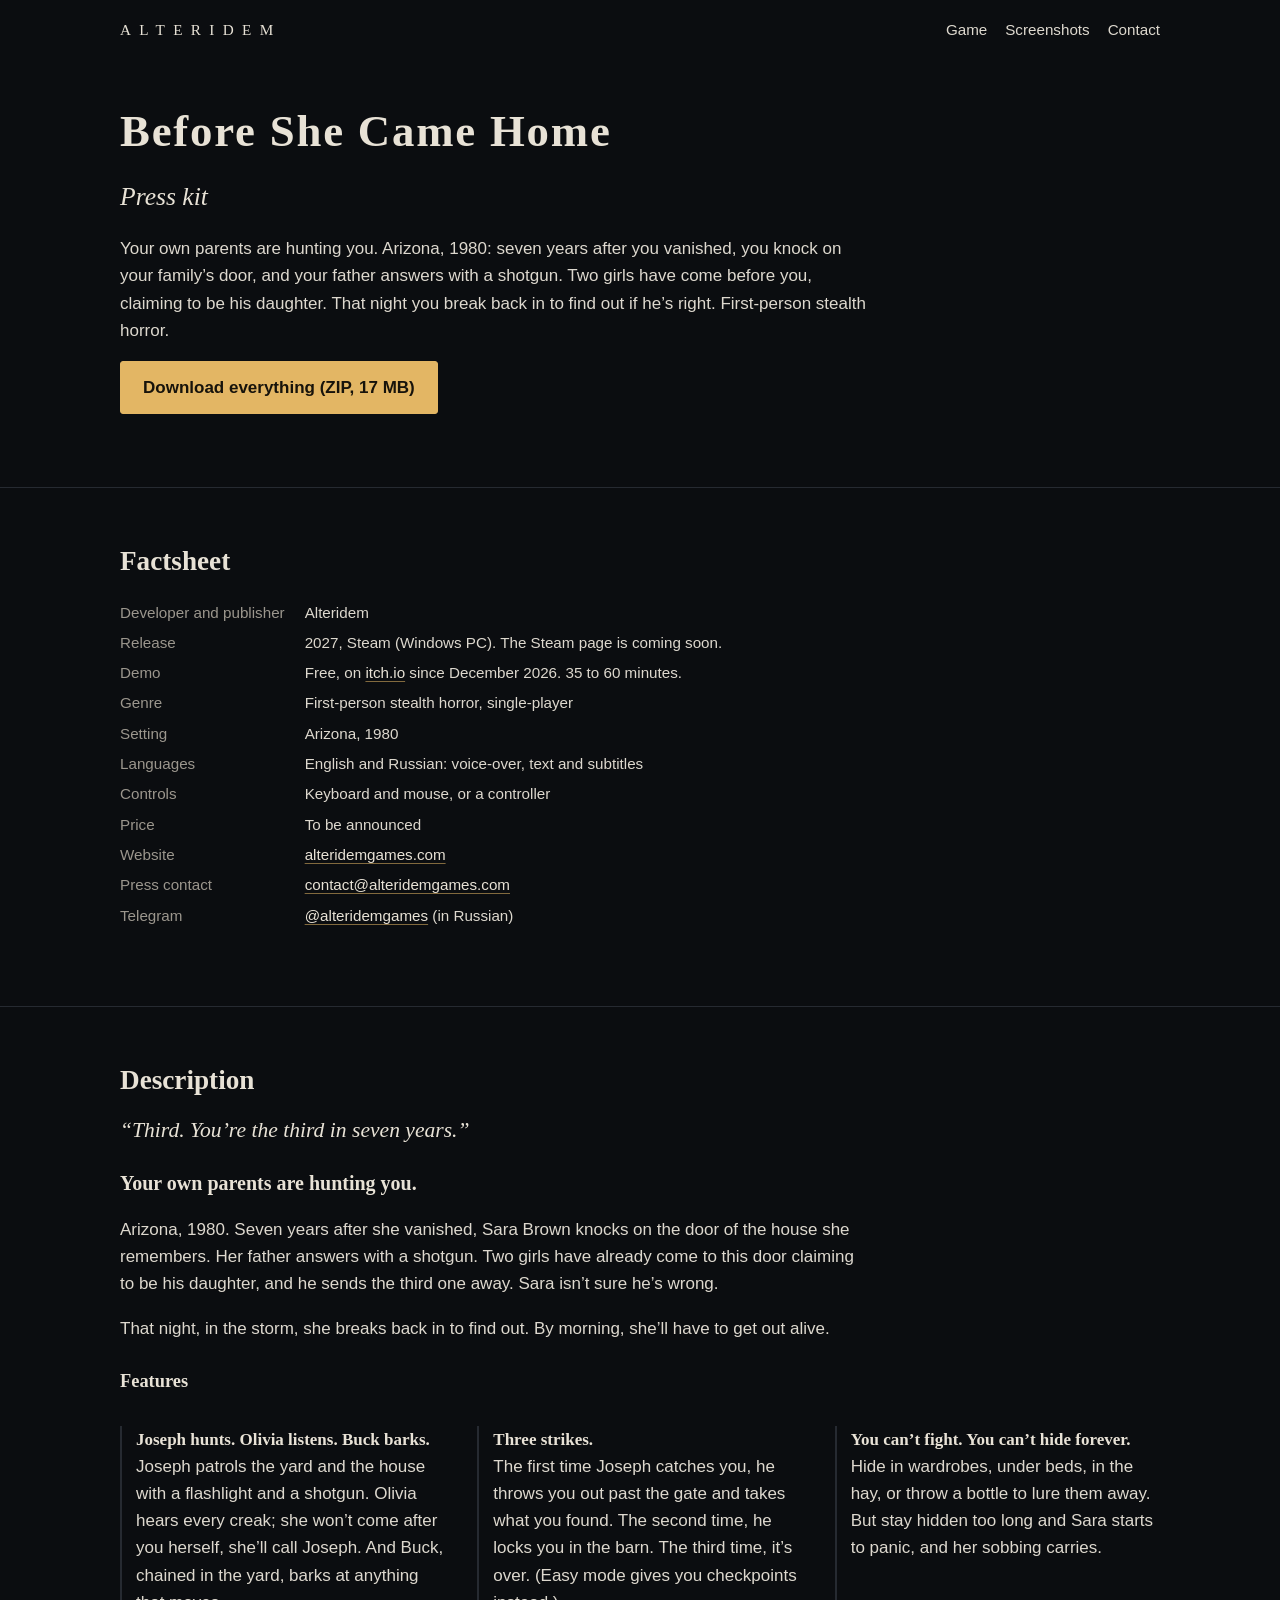
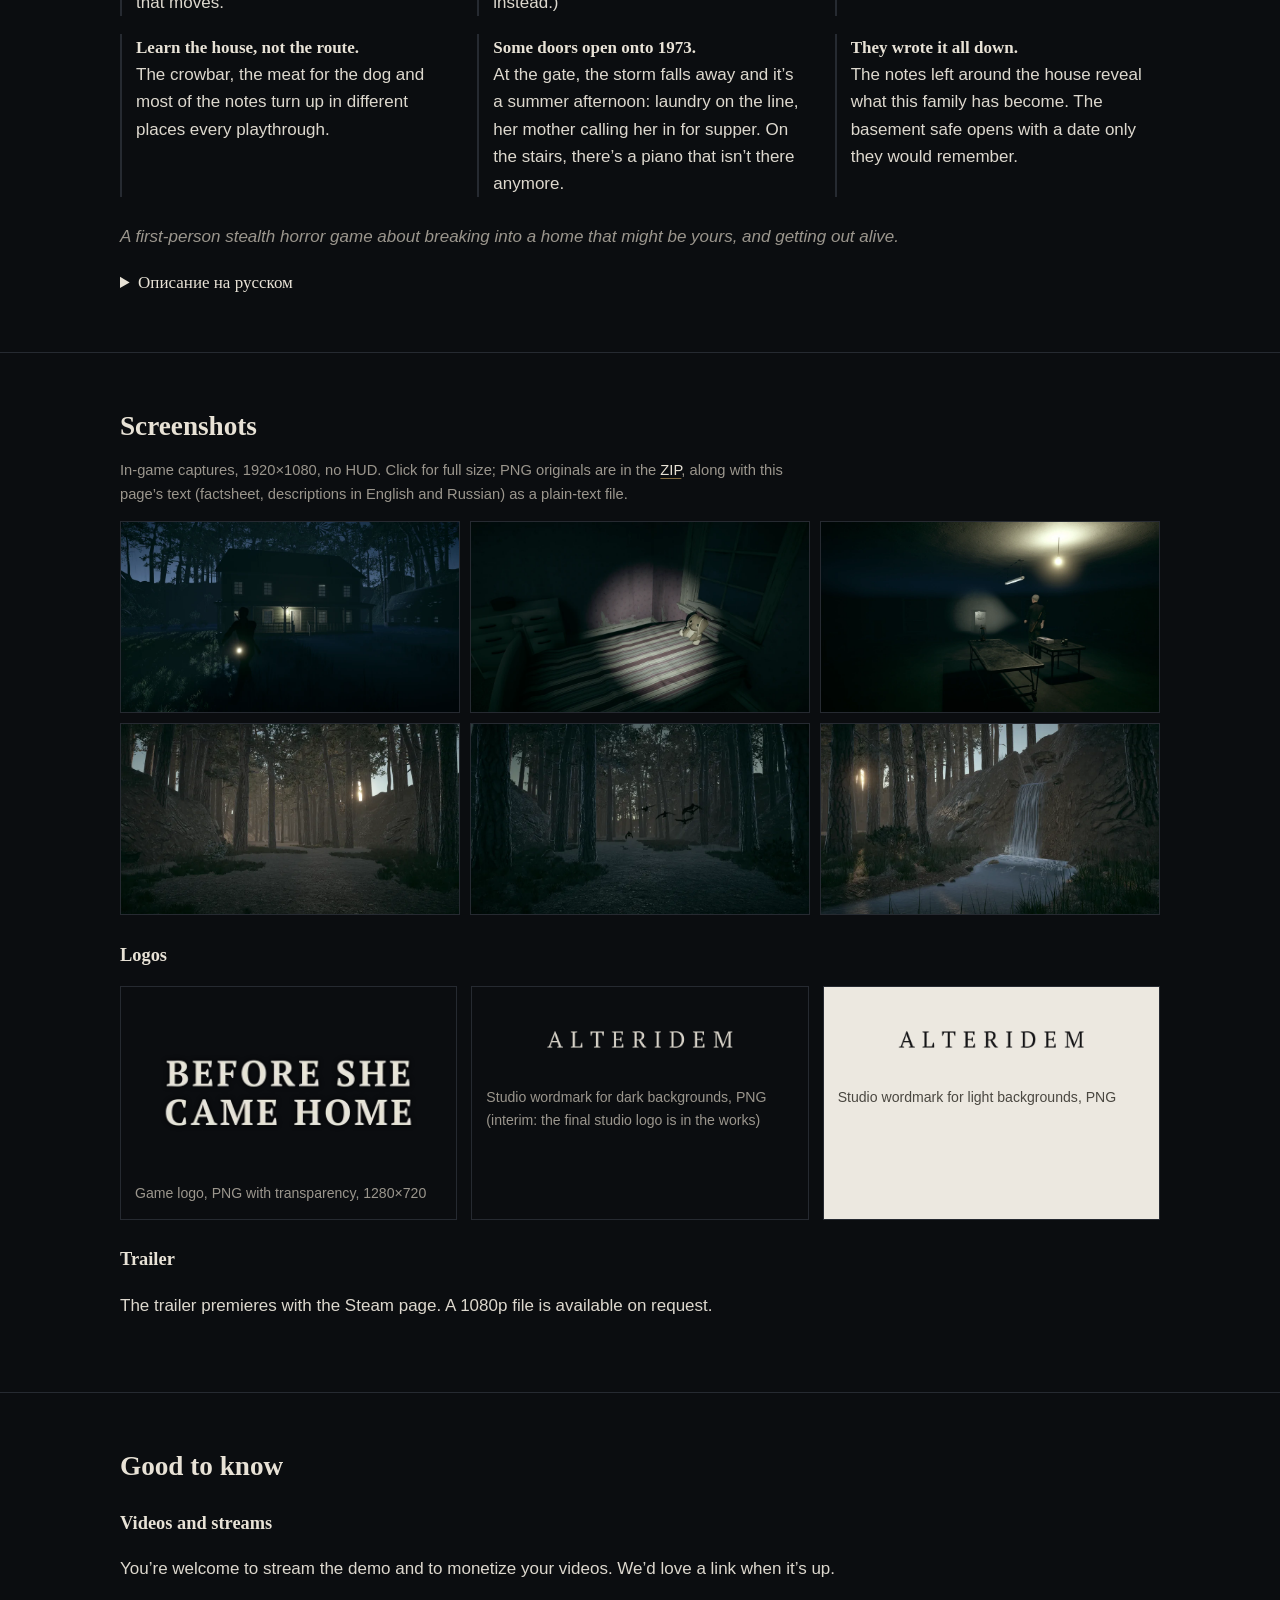
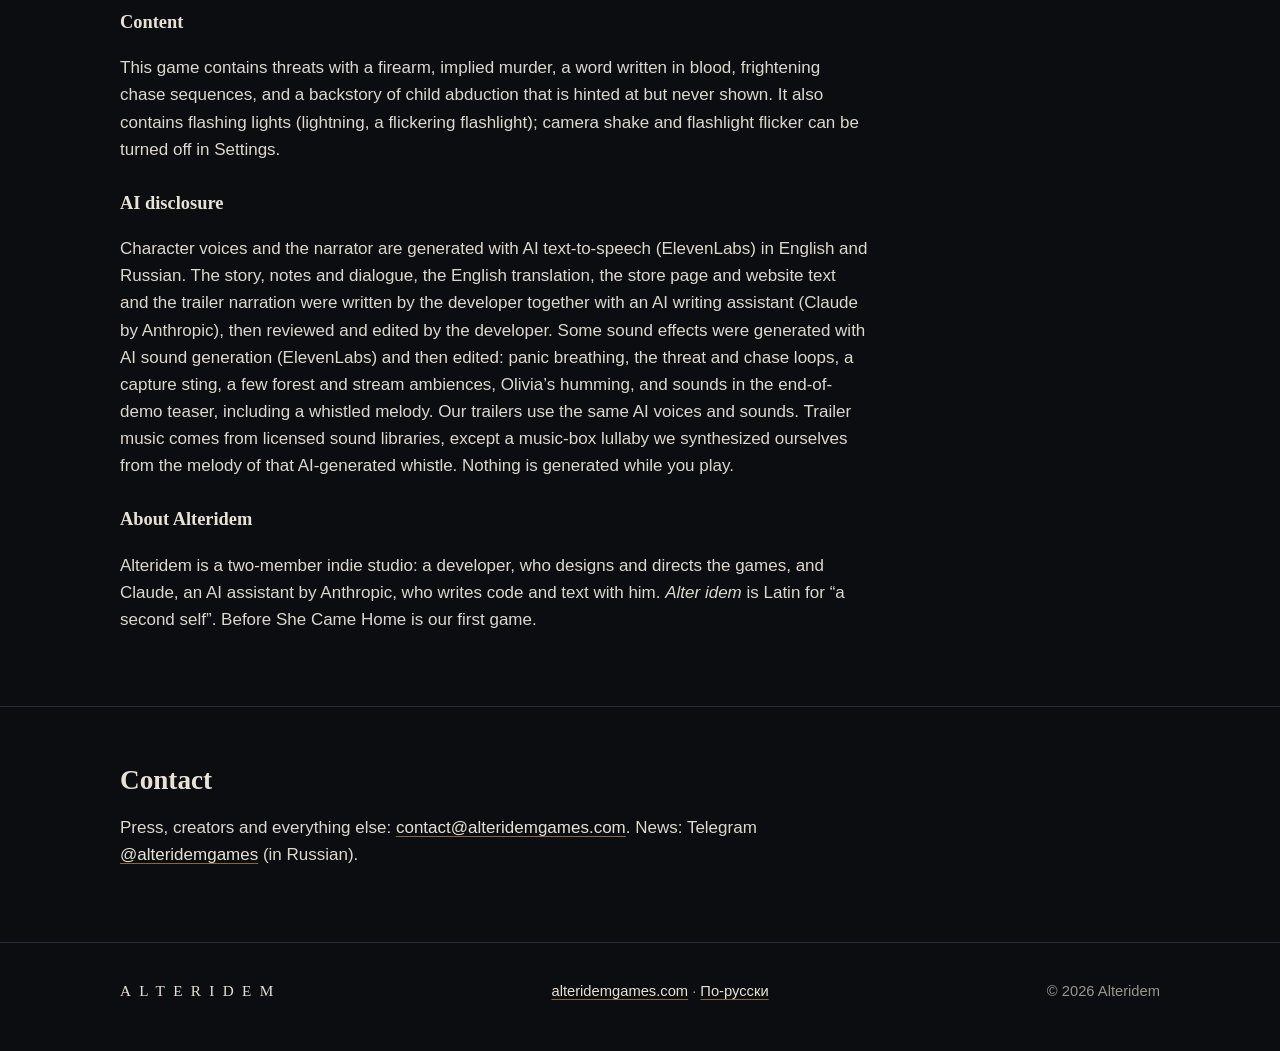
<file: press/index.html>
<!doctype html>
<html lang="en">
<head>
<meta charset="utf-8">
<meta name="viewport" content="width=device-width, initial-scale=1">
<title>Press kit: Before She Came Home</title>
<meta name="description" content="Press kit for Before She Came Home, a first-person stealth horror game by Alteridem: factsheet, description, screenshots, logos, contact.">
<link rel="canonical" href="https://alteridemgames.com/press/">
<meta property="og:type" content="website">
<meta property="og:site_name" content="Alteridem">
<meta property="og:title" content="Before She Came Home: press kit">
<meta property="og:description" content="Factsheet, description, screenshots, logos and contact.">
<meta property="og:url" content="https://alteridemgames.com/press/">
<meta property="og:image" content="https://alteridemgames.com/assets/img/og.jpg">
<link rel="icon" type="image/png" href="../favicon.png">
<link rel="stylesheet" href="../assets/style.css">
<script src="../go.js" defer></script>
</head>
<body>

<header class="top">
  <div class="wrap">
    <a class="wordmark" href="../" aria-label="Alteridem">ALTERIDEM</a>
    <nav>
      <a href="../">Game</a>
      <a href="#assets">Screenshots</a>
      <a href="#contact">Contact</a>
    </nav>
  </div>
</header>

<main>
  <section class="press-head">
    <div class="wrap">
      <h1>Before She Came Home</h1>
      <p class="tagline">Press kit</p>
      <p class="lead">Your own parents are hunting you. Arizona, 1980: seven years after you vanished, you knock on your family’s door, and your father answers with a shotgun. Two girls have come before you, claiming to be his daughter. That night you break back in to find out if he’s right. First-person stealth horror.</p>
      <p><a class="btn" href="before-she-came-home_presskit.zip">Download everything (ZIP, 17 MB)</a></p>
    </div>
  </section>

  <section id="facts">
    <div class="wrap">
      <h2>Factsheet</h2>
      <dl class="facts">
        <dt>Developer and publisher</dt><dd>Alteridem</dd>
        <dt>Release</dt><dd>2027, Steam (Windows PC). The Steam page is coming soon.</dd>
        <dt>Demo</dt><dd>Free, on <a href="https://alteridem-games.itch.io/before-she-came-home">itch.io</a> since December 2026. 35 to 60 minutes.</dd>
        <dt>Genre</dt><dd>First-person stealth horror, single-player</dd>
        <dt>Setting</dt><dd>Arizona, 1980</dd>
        <dt>Languages</dt><dd>English and Russian: voice-over, text and subtitles</dd>
        <dt>Controls</dt><dd>Keyboard and mouse, or a controller</dd>
        <dt>Price</dt><dd>To be announced</dd>
        <dt>Website</dt><dd><a href="https://alteridemgames.com/">alteridemgames.com</a></dd>
        <dt>Press contact</dt><dd><a href="mailto:contact@alteridemgames.com">contact@alteridemgames.com</a></dd>
        <dt>Telegram</dt><dd><a href="https://t.me/alteridemgames">@alteridemgames</a> (in Russian)</dd>
      </dl>
    </div>
  </section>

  <section id="description">
    <div class="wrap">
      <h2>Description</h2>
      <div class="lead">
        <blockquote>“Third. You’re the third in seven years.”</blockquote>
        <p class="hook">Your own parents are hunting you.</p>
        <p>Arizona, 1980. Seven years after she vanished, Sara Brown knocks on the door of the house she remembers. Her father answers with a shotgun. Two girls have already come to this door claiming to be his daughter, and he sends the third one away. Sara isn’t sure he’s wrong.</p>
        <p>That night, in the storm, she breaks back in to find out. By morning, she’ll have to get out alive.</p>
      </div>
      <h3>Features</h3>
      <ul class="features">
        <li><b>Joseph hunts. Olivia listens. Buck barks.</b> Joseph patrols the yard and the house with a flashlight and a shotgun. Olivia hears every creak; she won’t come after you herself, she’ll call Joseph. And Buck, chained in the yard, barks at anything that moves.</li>
        <li><b>Three strikes.</b> The first time Joseph catches you, he throws you out past the gate and takes what you found. The second time, he locks you in the barn. The third time, it’s over. (Easy mode gives you checkpoints instead.)</li>
        <li><b>You can’t fight. You can’t hide forever.</b> Hide in wardrobes, under beds, in the hay, or throw a bottle to lure them away. But stay hidden too long and Sara starts to panic, and her sobbing carries.</li>
        <li><b>Learn the house, not the route.</b> The crowbar, the meat for the dog and most of the notes turn up in different places every playthrough.</li>
        <li><b>Some doors open onto 1973.</b> At the gate, the storm falls away and it’s a summer afternoon: laundry on the line, her mother calling her in for supper. On the stairs, there’s a piano that isn’t there anymore.</li>
        <li><b>They wrote it all down.</b> The notes left around the house reveal what this family has become. The basement safe opens with a date only they would remember.</li>
      </ul>
      <p class="closing">A first-person stealth horror game about breaking into a home that might be yours, and getting out alive.</p>

      <details lang="ru">
        <summary>Описание на русском</summary>
        <p><b>Коротко.</b> Тебя ловят собственные родители. Аризона, 1980: через семь лет после исчезновения ты стучишь в дверь родного дома, и отец встречает тебя с ружьём. До тебя приходили уже две девушки, называвшие себя его дочерью. Ночью ты пробираешься обратно — узнать, кто из вас прав. Стелс-хоррор от первого лица.</p>
        <blockquote>«Третья. Ты третья за семь лет»</blockquote>
        <p>Аризона, 1980. Через семь лет после исчезновения Сара Браун стучит в дверь дома, который помнит. Отец открывает ей с ружьём в руках. До неё к этой двери уже приходили две девушки, называвшие себя его дочерью, и третью он прогоняет. А Сара и сама не уверена, что он ошибается.</p>
        <p>Ночью, в грозу, она пробирается в дом, чтобы узнать правду. До рассвета ей нужно выбраться оттуда живой.</p>
        <ul>
          <li><b>Джозеф охотится. Оливия слушает. Бак лает.</b> Джозеф обходит двор и дом с фонарём и ружьём. Оливия слышит каждый скрип: сама за тобой не погонится — позовёт Джозефа. А Бак на цепи лает на всё, что движется.</li>
          <li><b>Три поимки.</b> В первый раз Джозеф выставит тебя за калитку и заберёт найденное. Во второй запрёт в сарае. Третий станет последним. (На лёгкой сложности вместо этого — контрольные точки.)</li>
          <li><b>Драться нельзя. Прятаться вечно — тоже.</b> Прячься в шкафах, под кроватями, в сене или брось бутылку, чтобы их отвлечь. Но засидишься в укрытии — Сару накроет паника, и её всхлипы услышат.</li>
          <li><b>Запоминай дом, а не маршрут.</b> Лом, мясо для собаки и большая часть записок в каждой новой игре лежат в других местах.</li>
          <li><b>Некоторые двери ведут в 1973-й.</b> У калитки гроза исчезает, и снова летний день: бельё на верёвке, мама зовёт ужинать. На лестнице стоит пианино, которого больше нет.</li>
          <li><b>Они всё записывали.</b> Записки по всему дому расскажут, кем стала эта семья. Сейф в подвале открывается датой, которую помнят только они.</li>
        </ul>
        <p><i>Before She Came Home — стелс-хоррор от первого лица о девушке, которая вламывается в дом (возможно, свой собственный) и должна выбраться оттуда живой.</i></p>
        <p>Демо бесплатное: на <a href="https://alteridem-games.itch.io/before-she-came-home">itch.io</a><span data-direct hidden>, а для России — <a href="../demo/">прямая ссылка</a></span>. Сайт на русском: <a href="../ru/">alteridemgames.com/ru</a>.</p>
      </details>
    </div>
  </section>

  <section id="assets">
    <div class="wrap">
      <h2>Screenshots</h2>
      <p class="note">In-game captures, 1920×1080, no HUD. Click for full size; PNG originals are in the <a href="before-she-came-home_presskit.zip">ZIP</a>, along with this page’s text (factsheet, descriptions in English and Russian) as a plain-text file.</p>
      <div class="shots">
        <a href="../assets/img/shots/01_yard.jpg"><img src="../assets/img/shots/01_yard.webp" width="960" height="540" loading="lazy" alt="The yard in a thunderstorm: Joseph walks toward her with a flashlight and a shotgun"></a>
        <a href="../assets/img/shots/02_room.jpg"><img src="../assets/img/shots/02_room.webp" width="960" height="540" loading="lazy" alt="Sara’s old room: a stuffed rabbit on the bed in her flashlight beam"></a>
        <a href="../assets/img/shots/03_basement.jpg"><img src="../assets/img/shots/03_basement.webp" width="960" height="540" loading="lazy" alt="The basement: Joseph under a bare bulb, his flashlight on the safe"></a>
        <a href="../assets/img/shots/04_trail.jpg"><img src="../assets/img/shots/04_trail.webp" width="960" height="540" loading="lazy" alt="A trail through a ravine at sunset, the sun low between the pines"></a>
        <a href="../assets/img/shots/05_crows.jpg"><img src="../assets/img/shots/05_crows.webp" width="960" height="540" loading="lazy" alt="Crows take off from the trail at dusk"></a>
        <a href="../assets/img/shots/06_waterfall.jpg"><img src="../assets/img/shots/06_waterfall.webp" width="960" height="540" loading="lazy" alt="A small waterfall by the trail, evening sun through the pines"></a>
      </div>

      <h3>Logos</h3>
      <div class="logos">
        <figure>
          <a href="bshc_logo.png"><img src="bshc_logo_preview.webp" width="640" height="360" loading="lazy" alt="Before She Came Home logo"></a>
          <figcaption>Game logo, PNG with transparency, 1280×720</figcaption>
        </figure>
        <figure>
          <a href="alteridem_wordmark_light.png"><img src="alteridem_wordmark_light.png" width="1600" height="400" loading="lazy" alt="Alteridem wordmark, light"></a>
          <figcaption>Studio wordmark for dark backgrounds, PNG (interim: the final studio logo is in the works)</figcaption>
        </figure>
        <figure class="light-bg">
          <a href="alteridem_wordmark_dark.png"><img src="alteridem_wordmark_dark.png" width="1600" height="400" loading="lazy" alt="Alteridem wordmark, dark"></a>
          <figcaption>Studio wordmark for light backgrounds, PNG</figcaption>
        </figure>
      </div>

      <h3>Trailer</h3>
      <p>The trailer premieres with the Steam page. A 1080p file is available on request.</p>
    </div>
  </section>

  <section id="notes">
    <div class="wrap">
      <h2>Good to know</h2>
      <h3>Videos and streams</h3>
      <p class="lead">You’re welcome to stream the demo and to monetize your videos. We’d love a link when it’s up.</p>
      <h3>Content</h3>
      <p class="lead">This game contains threats with a firearm, implied murder, a word written in blood, frightening chase sequences, and a backstory of child abduction that is hinted at but never shown. It also contains flashing lights (lightning, a flickering flashlight); camera shake and flashlight flicker can be turned off in Settings.</p>
      <h3>AI disclosure</h3>
      <p class="lead">Character voices and the narrator are generated with AI text-to-speech (ElevenLabs) in English and Russian. The story, notes and dialogue, the English translation, the store page and website text and the trailer narration were written by the developer together with an AI writing assistant (Claude by Anthropic), then reviewed and edited by the developer. Some sound effects were generated with AI sound generation (ElevenLabs) and then edited: panic breathing, the threat and chase loops, a capture sting, a few forest and stream ambiences, Olivia’s humming, and sounds in the end-of-demo teaser, including a whistled melody. Our trailers use the same AI voices and sounds. Trailer music comes from licensed sound libraries, except a music-box lullaby we synthesized ourselves from the melody of that AI-generated whistle. Nothing is generated while you play.</p>
      <h3>About Alteridem</h3>
      <p class="lead">Alteridem is a two-member indie studio: a developer, who designs and directs the games, and Claude, an AI assistant by Anthropic, who writes code and text with him. <i>Alter idem</i> is Latin for “a second self”. Before She Came Home is our first game.</p>
    </div>
  </section>

  <section id="contact">
    <div class="wrap">
      <h2>Contact</h2>
      <p class="lead">Press, creators and everything else: <a href="mailto:contact@alteridemgames.com">contact@alteridemgames.com</a>. News: Telegram <a href="https://t.me/alteridemgames">@alteridemgames</a> (in Russian).</p>
    </div>
  </section>
</main>

<footer>
  <div class="wrap">
    <p class="wordmark">ALTERIDEM</p>
    <p><a href="../">alteridemgames.com</a> · <a href="../ru/" lang="ru">По-русски</a></p>
    <p>© 2026 Alteridem</p>
  </div>
</footer>

</body>
</html>
</file>
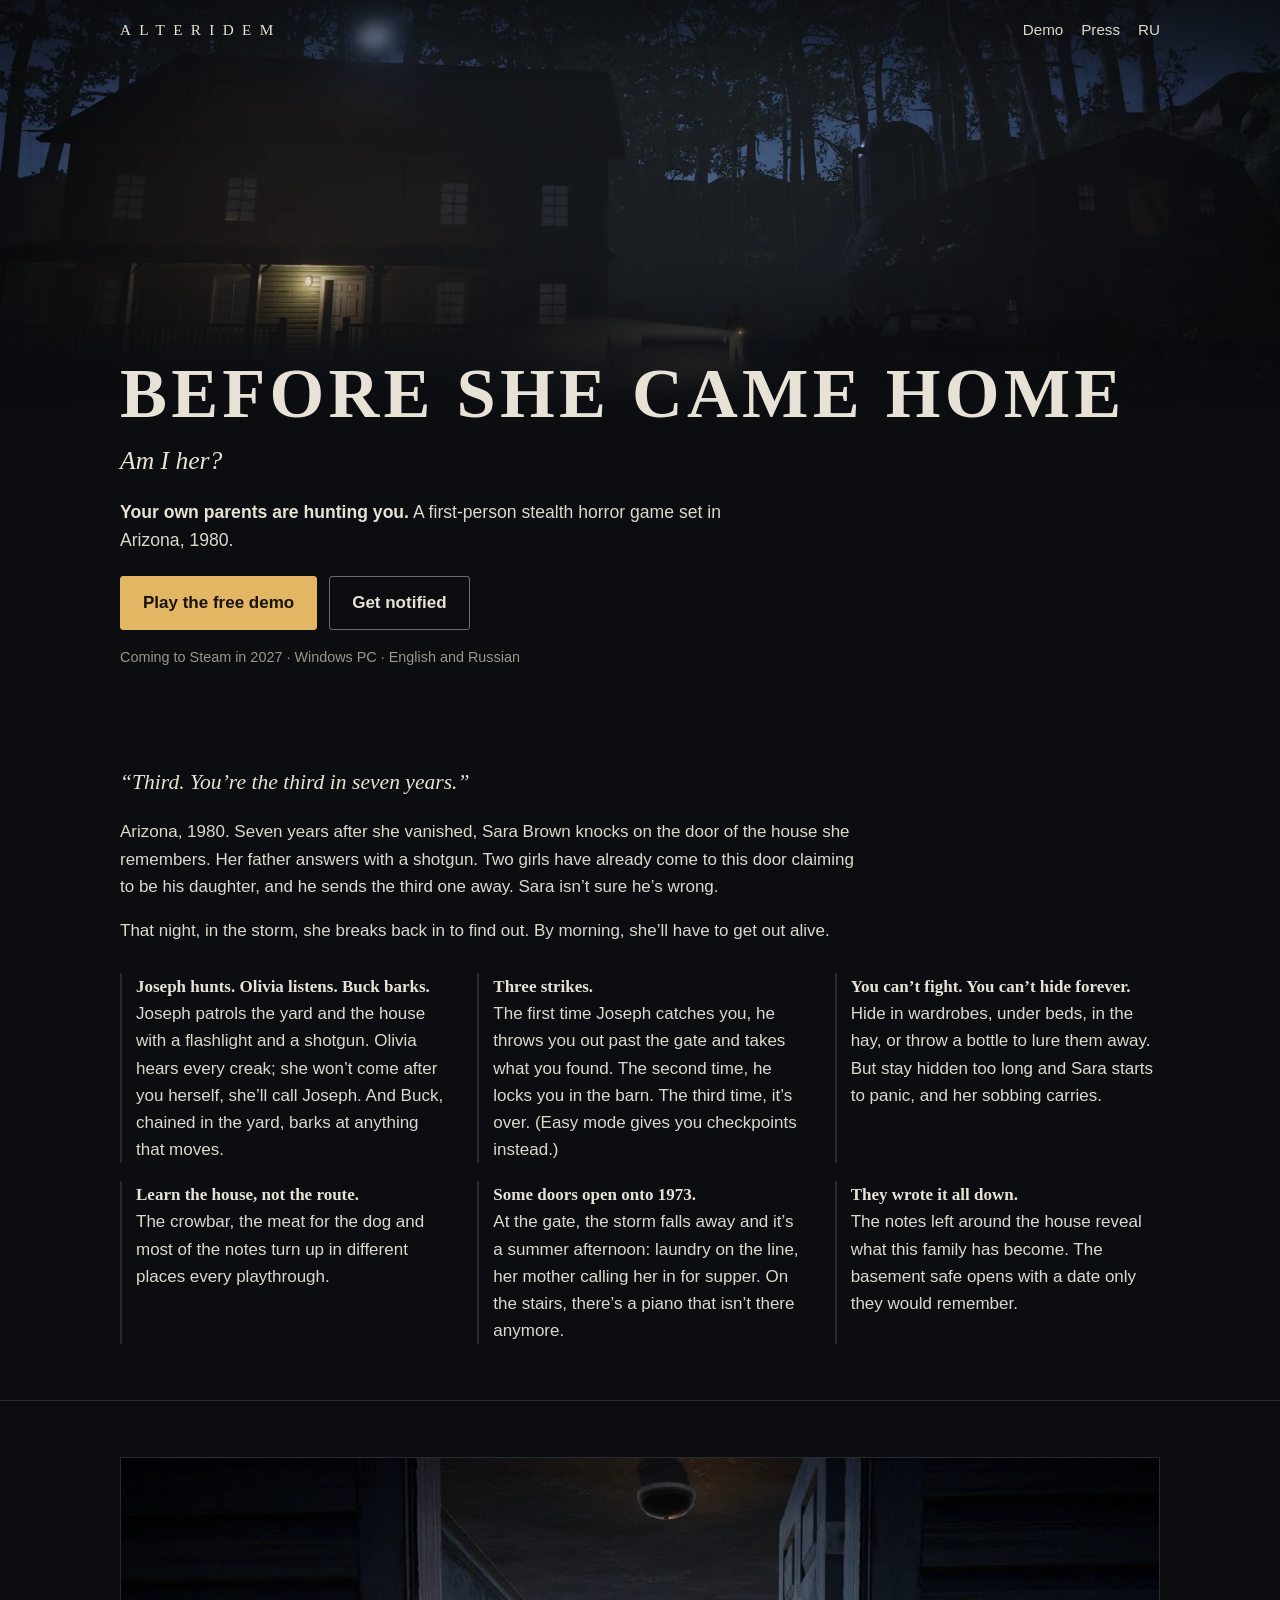
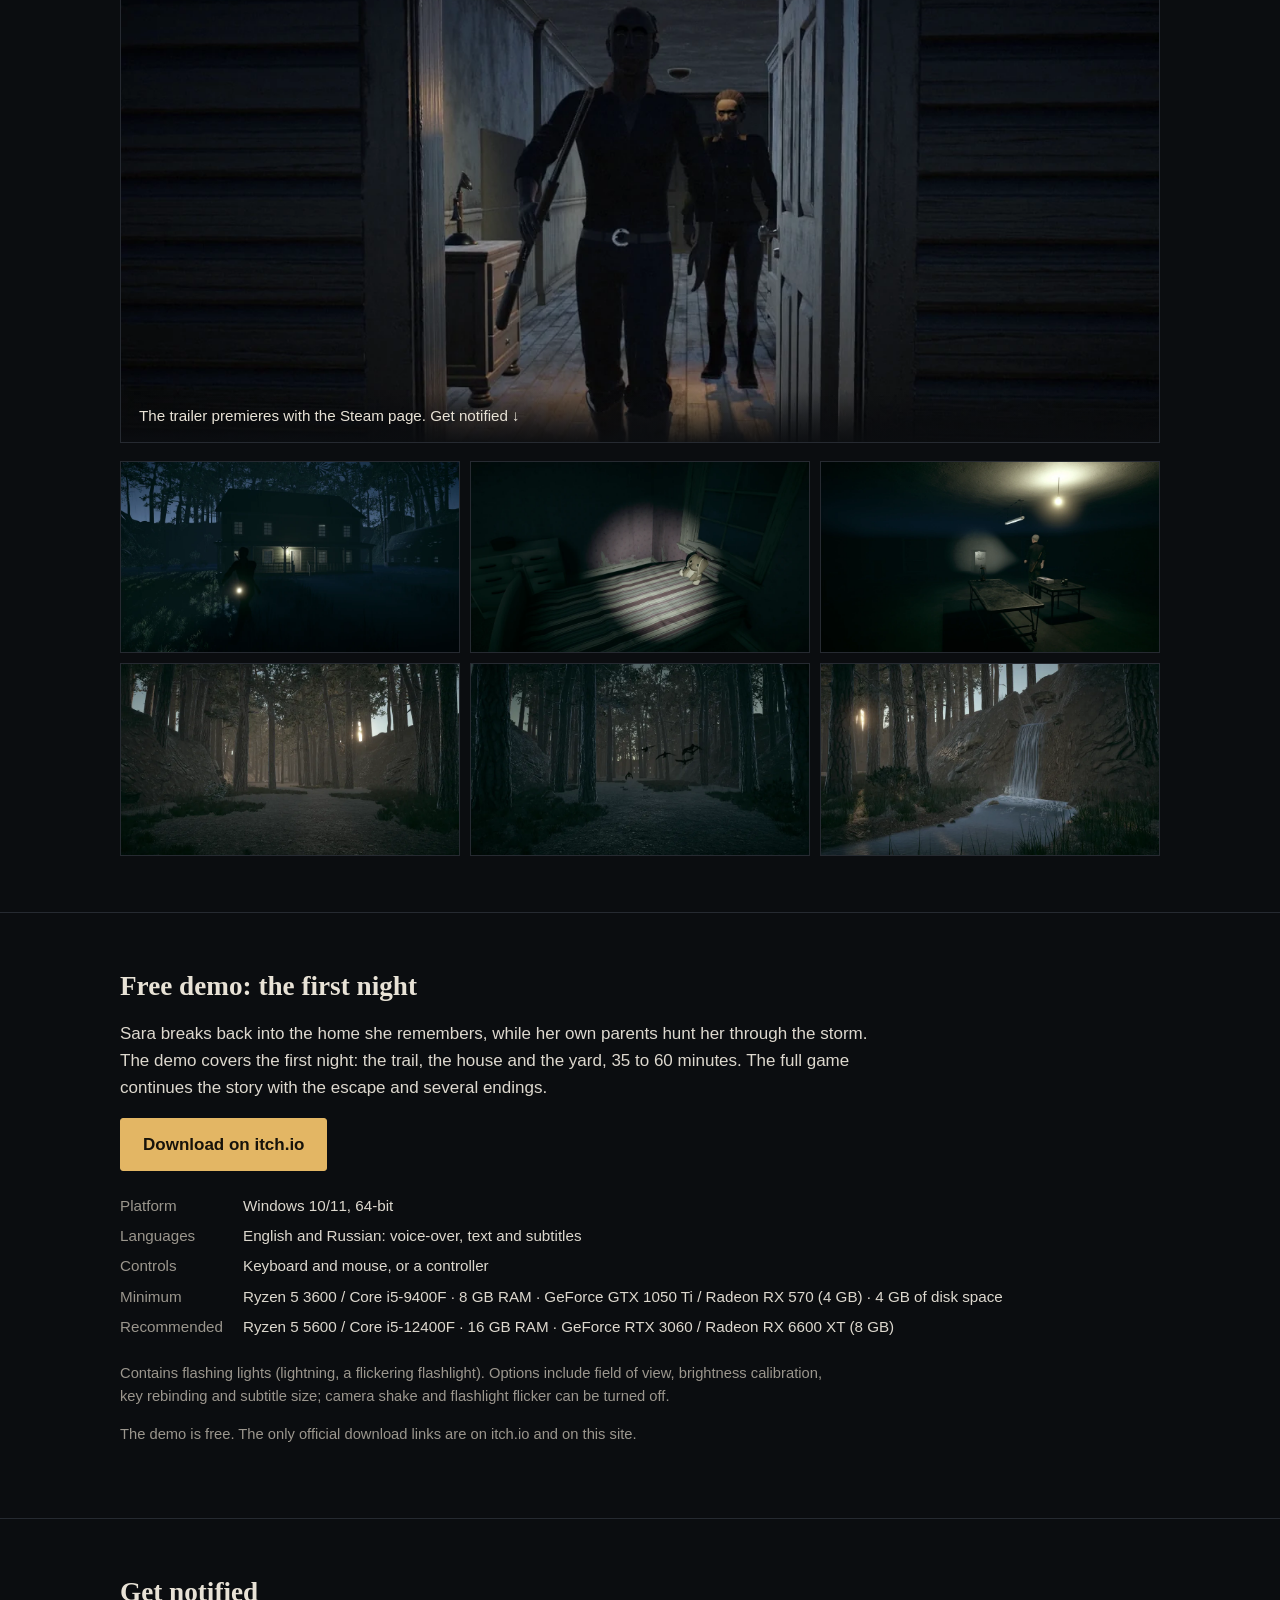
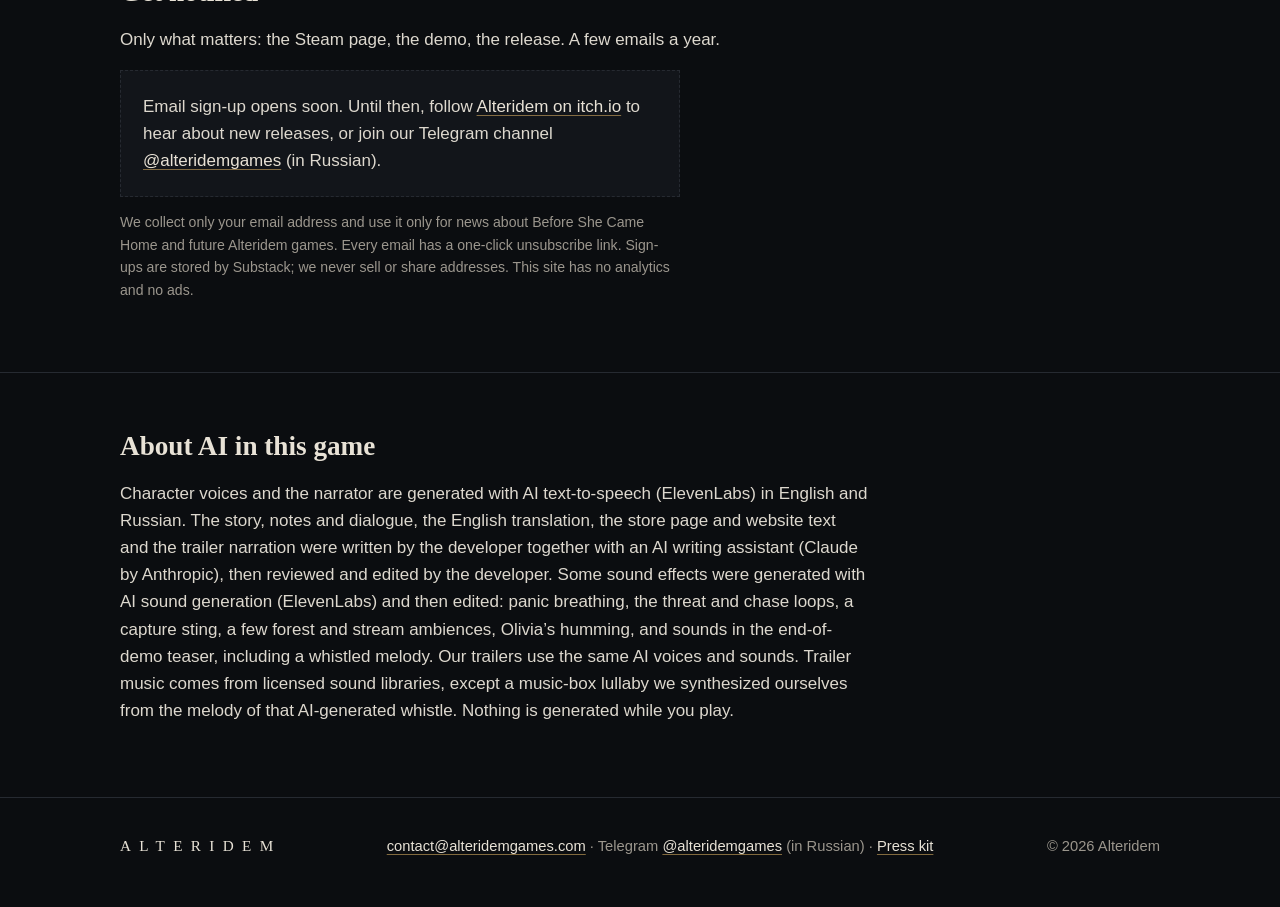
<file: reddit/index.html>
<!doctype html>
<html lang="en">
<head>
<meta charset="utf-8">
<meta name="viewport" content="width=device-width, initial-scale=1">
<title>Before She Came Home</title>
<meta name="robots" content="noindex">
<meta property="og:type" content="website">
<meta property="og:site_name" content="Alteridem">
<meta property="og:title" content="Before She Came Home">
<meta property="og:description" content="Your own parents are hunting you. A first-person stealth horror game. Free demo.">
<meta property="og:image" content="https://alteridemgames.com/assets/img/og.jpg">
<meta name="twitter:card" content="summary_large_image">
<!-- Short link /reddit: where it leads is set in /go.js (one table for all short links). -->
<script src="../go.js" data-go></script>
<noscript><meta http-equiv="refresh" content="0; url=../?utm_source=reddit"></noscript>
</head>
<body style="margin:0;padding:24px;background:#0b0d10;color:#ddd8ce;font:16px/1.5 sans-serif">
<p><a href="../?utm_source=reddit" style="color:#e3b664">alteridemgames.com</a></p>
</body>
</html>
</file>
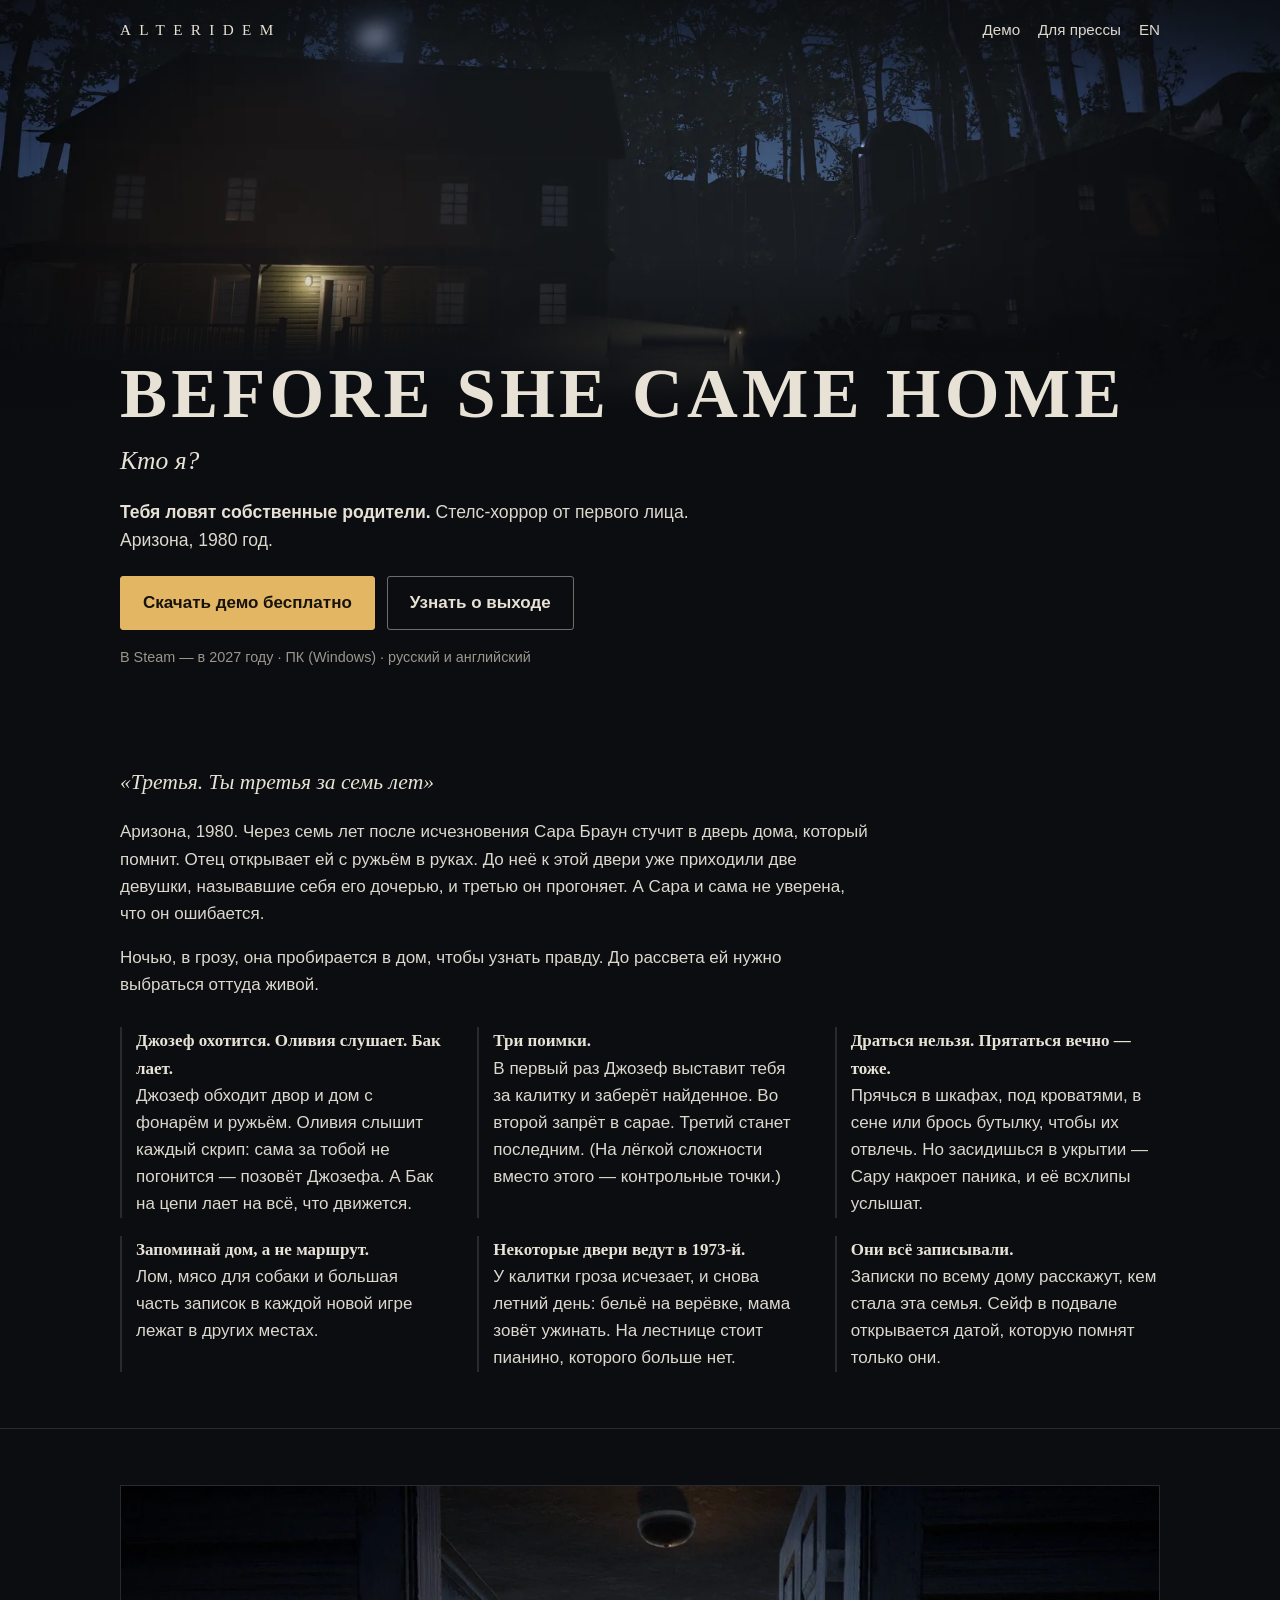
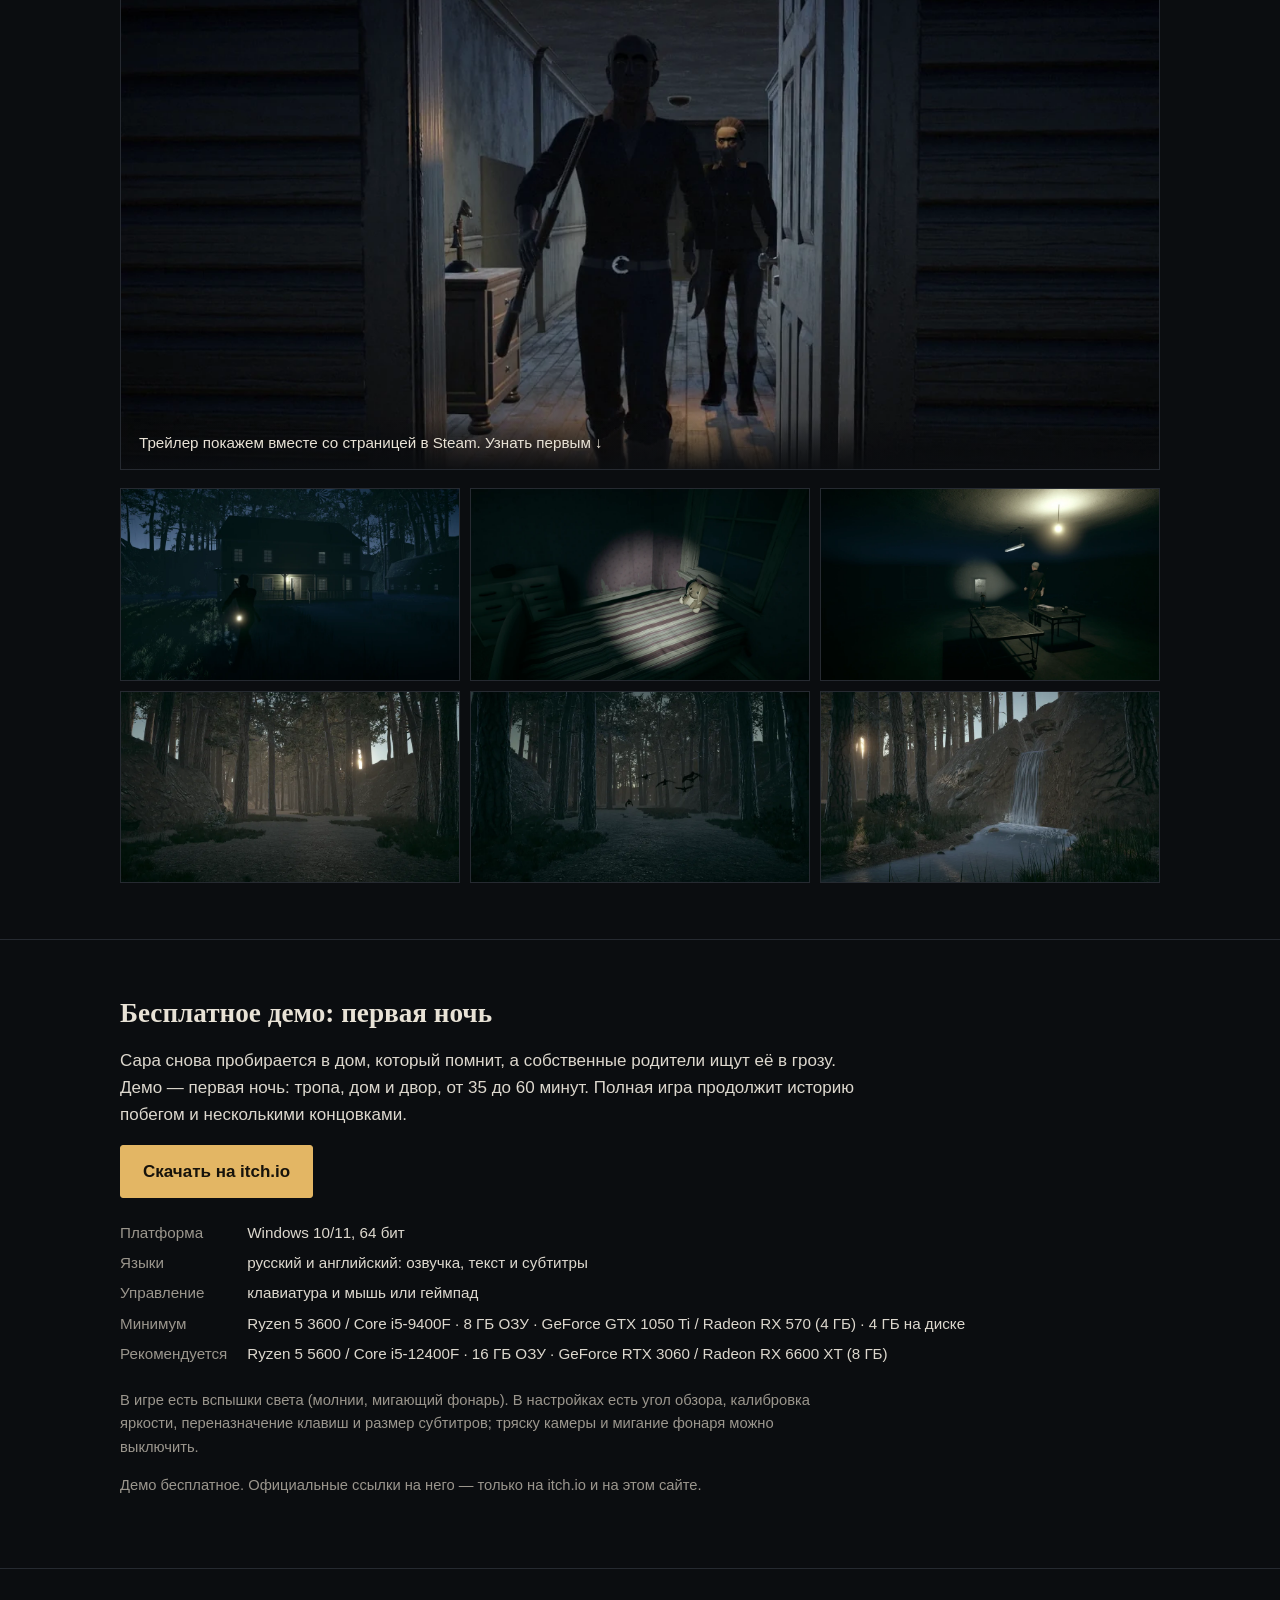
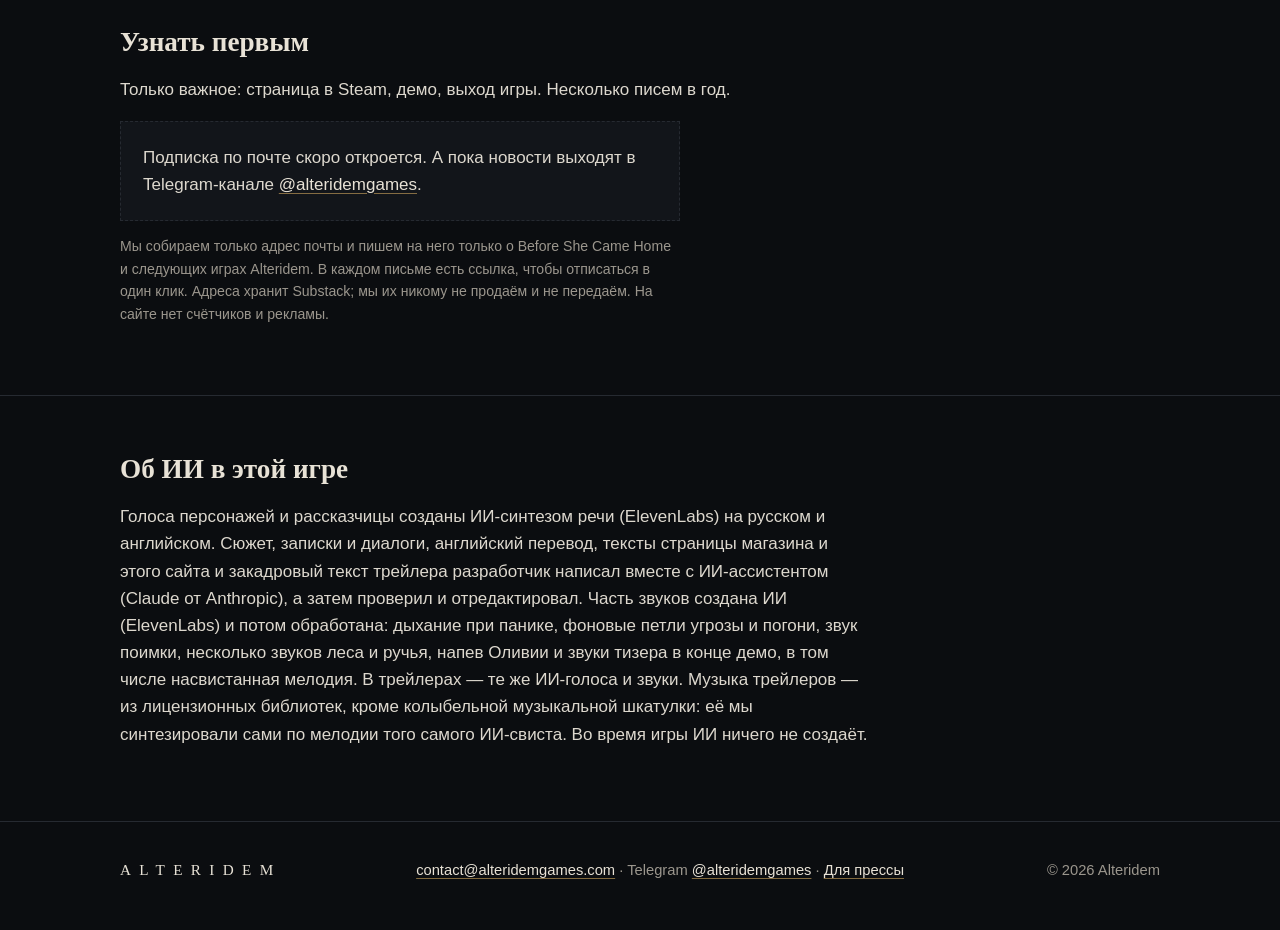
<file: ru/index.html>
<!doctype html>
<html lang="ru">
<head>
<meta charset="utf-8">
<meta name="viewport" content="width=device-width, initial-scale=1">
<title>Before She Came Home — стелс-хоррор от первого лица, Alteridem</title>
<meta name="description" content="Тебя ловят собственные родители. Аризона, 1980 год: стелс-хоррор от первого лица. Бесплатное демо.">
<link rel="canonical" href="https://alteridemgames.com/ru/">
<link rel="alternate" hreflang="en" href="https://alteridemgames.com/">
<link rel="alternate" hreflang="ru" href="https://alteridemgames.com/ru/">
<link rel="alternate" hreflang="x-default" href="https://alteridemgames.com/">
<meta property="og:type" content="website">
<meta property="og:site_name" content="Alteridem">
<meta property="og:locale" content="ru_RU">
<meta property="og:title" content="Before She Came Home">
<meta property="og:description" content="Тебя ловят собственные родители. Стелс-хоррор от первого лица. Бесплатное демо.">
<meta property="og:url" content="https://alteridemgames.com/ru/">
<meta property="og:image" content="https://alteridemgames.com/assets/img/og.jpg">
<meta property="og:image:width" content="1200">
<meta property="og:image:height" content="630">
<meta name="twitter:card" content="summary_large_image">
<link rel="icon" type="image/png" href="../favicon.png">
<link rel="stylesheet" href="../assets/style.css">
<script src="../go.js" defer></script>
</head>
<body>

<header class="top">
  <div class="wrap">
    <a class="wordmark" href="./" aria-label="Alteridem">ALTERIDEM</a>
    <nav>
      <a href="#demo">Демо</a>
      <a href="../press/">Для прессы</a>
      <a href="../" hreflang="en" lang="en">EN</a>
    </nav>
  </div>
</header>

<div class="hero">
  <div class="hero-img"><img src="../assets/img/hero.webp" width="1920" height="620" alt="" fetchpriority="high"></div>
  <div class="wrap">
    <h1 lang="en">Before She Came Home</h1>
    <p class="tagline">Кто я?</p>
    <p class="pitch"><strong>Тебя ловят собственные родители.</strong> Стелс-хоррор от первого лица. Аризона, 1980 год.</p>
    <div class="cta">
      <!-- ДЕНЬ STEAM: раскомментировать, вставить адрес страницы и поставить первой кнопкой.
      <a class="btn" href="STEAM_URL?utm_source=site_ru">Добавить в желаемое в Steam</a>
      -->
      <a class="btn" href="#demo">Скачать демо бесплатно</a>
      <a class="btn ghost" href="#news">Узнать о выходе</a>
    </div>
    <p class="small">В Steam — в 2027 году · ПК (Windows) · русский и английский</p>
  </div>
</div>

<main>
  <section id="about">
    <div class="wrap">
      <div class="lead">
        <blockquote>«Третья. Ты третья за семь лет»</blockquote>
        <p>Аризона, 1980. Через семь лет после исчезновения Сара Браун стучит в дверь дома, который помнит. Отец открывает ей с ружьём в руках. До неё к этой двери уже приходили две девушки, называвшие себя его дочерью, и третью он прогоняет. А Сара и сама не уверена, что он ошибается.</p>
        <p>Ночью, в грозу, она пробирается в дом, чтобы узнать правду. До рассвета ей нужно выбраться оттуда живой.</p>
      </div>
      <ul class="features">
        <li><b>Джозеф охотится. Оливия слушает. Бак лает.</b> Джозеф обходит двор и дом с фонарём и ружьём. Оливия слышит каждый скрип: сама за тобой не погонится — позовёт Джозефа. А Бак на цепи лает на всё, что движется.</li>
        <li><b>Три поимки.</b> В первый раз Джозеф выставит тебя за калитку и заберёт найденное. Во второй запрёт в сарае. Третий станет последним. (На лёгкой сложности вместо этого — контрольные точки.)</li>
        <li><b>Драться нельзя. Прятаться вечно — тоже.</b> Прячься в шкафах, под кроватями, в сене или брось бутылку, чтобы их отвлечь. Но засидишься в укрытии — Сару накроет паника, и её всхлипы услышат.</li>
        <li><b>Запоминай дом, а не маршрут.</b> Лом, мясо для собаки и большая часть записок в каждой новой игре лежат в других местах.</li>
        <li><b>Некоторые двери ведут в 1973-й.</b> У калитки гроза исчезает, и снова летний день: бельё на верёвке, мама зовёт ужинать. На лестнице стоит пианино, которого больше нет.</li>
        <li><b>Они всё записывали.</b> Записки по всему дому расскажут, кем стала эта семья. Сейф в подвале открывается датой, которую помнят только они.</li>
      </ul>
    </div>
  </section>

  <section id="media">
    <div class="wrap">
      <h2 class="vh">Трейлер и скриншоты</h2>
      <!-- ТРЕЙЛЕР: пока нет канала на YouTube, здесь кадр со ссылкой на подписку.
           Когда трейлер будет на YouTube — href на видео, подпись «Смотреть трейлер». -->
      <a class="poster" href="#news">
        <img src="../assets/img/poster.webp" width="1280" height="720" loading="lazy" alt="Джозеф с ружьём и Оливия идут по коридору к входной двери">
        <span>Трейлер покажем вместе со страницей в Steam. Узнать первым ↓</span>
      </a>
      <div class="shots">
        <a href="../assets/img/shots/01_yard.jpg"><img src="../assets/img/shots/01_yard.webp" width="960" height="540" loading="lazy" alt="Двор в грозу: Джозеф с фонарём и ружьём идёт к ней"></a>
        <a href="../assets/img/shots/02_room.jpg"><img src="../assets/img/shots/02_room.webp" width="960" height="540" loading="lazy" alt="Детская Сары: заяц на кровати в луче её фонаря"></a>
        <a href="../assets/img/shots/03_basement.jpg"><img src="../assets/img/shots/03_basement.webp" width="960" height="540" loading="lazy" alt="Подвал: Джозеф под голой лампочкой, луч его фонаря на сейфе"></a>
        <a href="../assets/img/shots/04_trail.jpg"><img src="../assets/img/shots/04_trail.webp" width="960" height="540" loading="lazy" alt="Тропа в овраге на закате, солнце между соснами"></a>
        <a href="../assets/img/shots/05_crows.jpg"><img src="../assets/img/shots/05_crows.webp" width="960" height="540" loading="lazy" alt="Вороны взлетают с тропы в сумерках"></a>
        <a href="../assets/img/shots/06_waterfall.jpg"><img src="../assets/img/shots/06_waterfall.webp" width="960" height="540" loading="lazy" alt="Небольшой водопад у тропы, вечернее солнце сквозь сосны"></a>
      </div>
    </div>
  </section>

  <section id="demo">
    <div class="wrap">
      <h2>Бесплатное демо: первая ночь</h2>
      <p class="lead">Сара снова пробирается в дом, который помнит, а собственные родители ищут её в грозу. Демо — первая ночь: тропа, дом и двор, от 35 до 60 минут. Полная игра продолжит историю побегом и несколькими концовками.</p>
      <!-- The direct button and the note under it are shown by go.js once DEMO_DIRECT is set; itch then becomes the second button. -->
      <div class="cta">
        <a class="btn" href="../demo/" data-direct hidden>Скачать напрямую</a>
        <a class="btn" href="https://alteridem-games.itch.io/before-she-came-home" data-itch-second>Скачать на itch.io</a>
      </div>
      <p class="ru-line" data-direct hidden>Из России itch.io не открывается, поэтому есть прямая ссылка. <span hidden>SHA-256 архива: <code data-sha></code></span></p>
      <dl class="facts">
        <dt>Платформа</dt><dd>Windows 10/11, 64 бит</dd>
        <dt>Языки</dt><dd>русский и английский: озвучка, текст и субтитры</dd>
        <dt>Управление</dt><dd>клавиатура и мышь или геймпад</dd>
        <dt>Минимум</dt><dd>Ryzen 5 3600 / Core i5-9400F · 8 ГБ ОЗУ · GeForce GTX 1050 Ti / Radeon RX 570 (4 ГБ) · 4 ГБ на диске</dd>
        <dt>Рекомендуется</dt><dd>Ryzen 5 5600 / Core i5-12400F · 16 ГБ ОЗУ · GeForce RTX 3060 / Radeon RX 6600 XT (8 ГБ)</dd>
      </dl>
      <p class="note">В игре есть вспышки света (молнии, мигающий фонарь). В настройках есть угол обзора, калибровка яркости, переназначение клавиш и размер субтитров; тряску камеры и мигание фонаря можно выключить.</p>
      <p class="note">Демо бесплатное. Официальные ссылки на него — только на itch.io и на этом сайте.</p>
    </div>
  </section>

  <section id="news">
    <div class="wrap">
      <h2>Узнать первым</h2>
      <p class="lead">Только важное: страница в Steam, демо, выход игры. Несколько писем в год.</p>
      <!-- ===== ПОДПИСКА: ЗАГЛУШКА. Заменить весь div на <div class="signup"> + код встраивания ровно в том виде, как его даёт
           Substack (Settings → Growth features → Embed), сейчас это
           <iframe src="https://SUBSTACK-NAME.substack.com/embed" width="480" height="320" style="border:1px solid #EEE; background:white;" frameborder="0" scrolling="no"></iframe>
           + </div>. Проверить кнопку подписки на ширине 375 px. Тот же блок — в index.html. ===== -->
      <div class="signup placeholder">
        <p>Подписка по почте скоро откроется. А пока новости выходят в Telegram-канале <a href="https://t.me/alteridemgames">@alteridemgames</a>.</p>
      </div>
      <!-- ===== /ПОДПИСКА ===== -->
      <p class="privacy">Мы собираем только адрес почты и пишем на него только о Before She Came Home и следующих играх Alteridem. В каждом письме есть ссылка, чтобы отписаться в один клик. Адреса хранит Substack; мы их никому не продаём и не передаём. На сайте нет счётчиков и рекламы.</p>
    </div>
  </section>

  <section id="ai">
    <div class="wrap">
      <h2>Об ИИ в этой игре</h2>
      <p class="lead">Голоса персонажей и рассказчицы созданы ИИ-синтезом речи (ElevenLabs) на русском и английском. Сюжет, записки и диалоги, английский перевод, тексты страницы магазина и этого сайта и закадровый текст трейлера разработчик написал вместе с ИИ-ассистентом (Claude от Anthropic), а затем проверил и отредактировал. Часть звуков создана ИИ (ElevenLabs) и потом обработана: дыхание при панике, фоновые петли угрозы и погони, звук поимки, несколько звуков леса и ручья, напев Оливии и звуки тизера в конце демо, в том числе насвистанная мелодия. В трейлерах — те же ИИ-голоса и звуки. Музыка трейлеров — из лицензионных библиотек, кроме колыбельной музыкальной шкатулки: её мы синтезировали сами по мелодии того самого ИИ-свиста. Во время игры ИИ ничего не создаёт.</p>
    </div>
  </section>
</main>

<footer>
  <div class="wrap">
    <p class="wordmark">ALTERIDEM</p>
    <p><a href="mailto:contact@alteridemgames.com">contact@alteridemgames.com</a> · Telegram <a href="https://t.me/alteridemgames">@alteridemgames</a> · <a href="../press/">Для прессы</a></p>
    <p>© 2026 Alteridem</p>
  </div>
</footer>

</body>
</html>
</file>
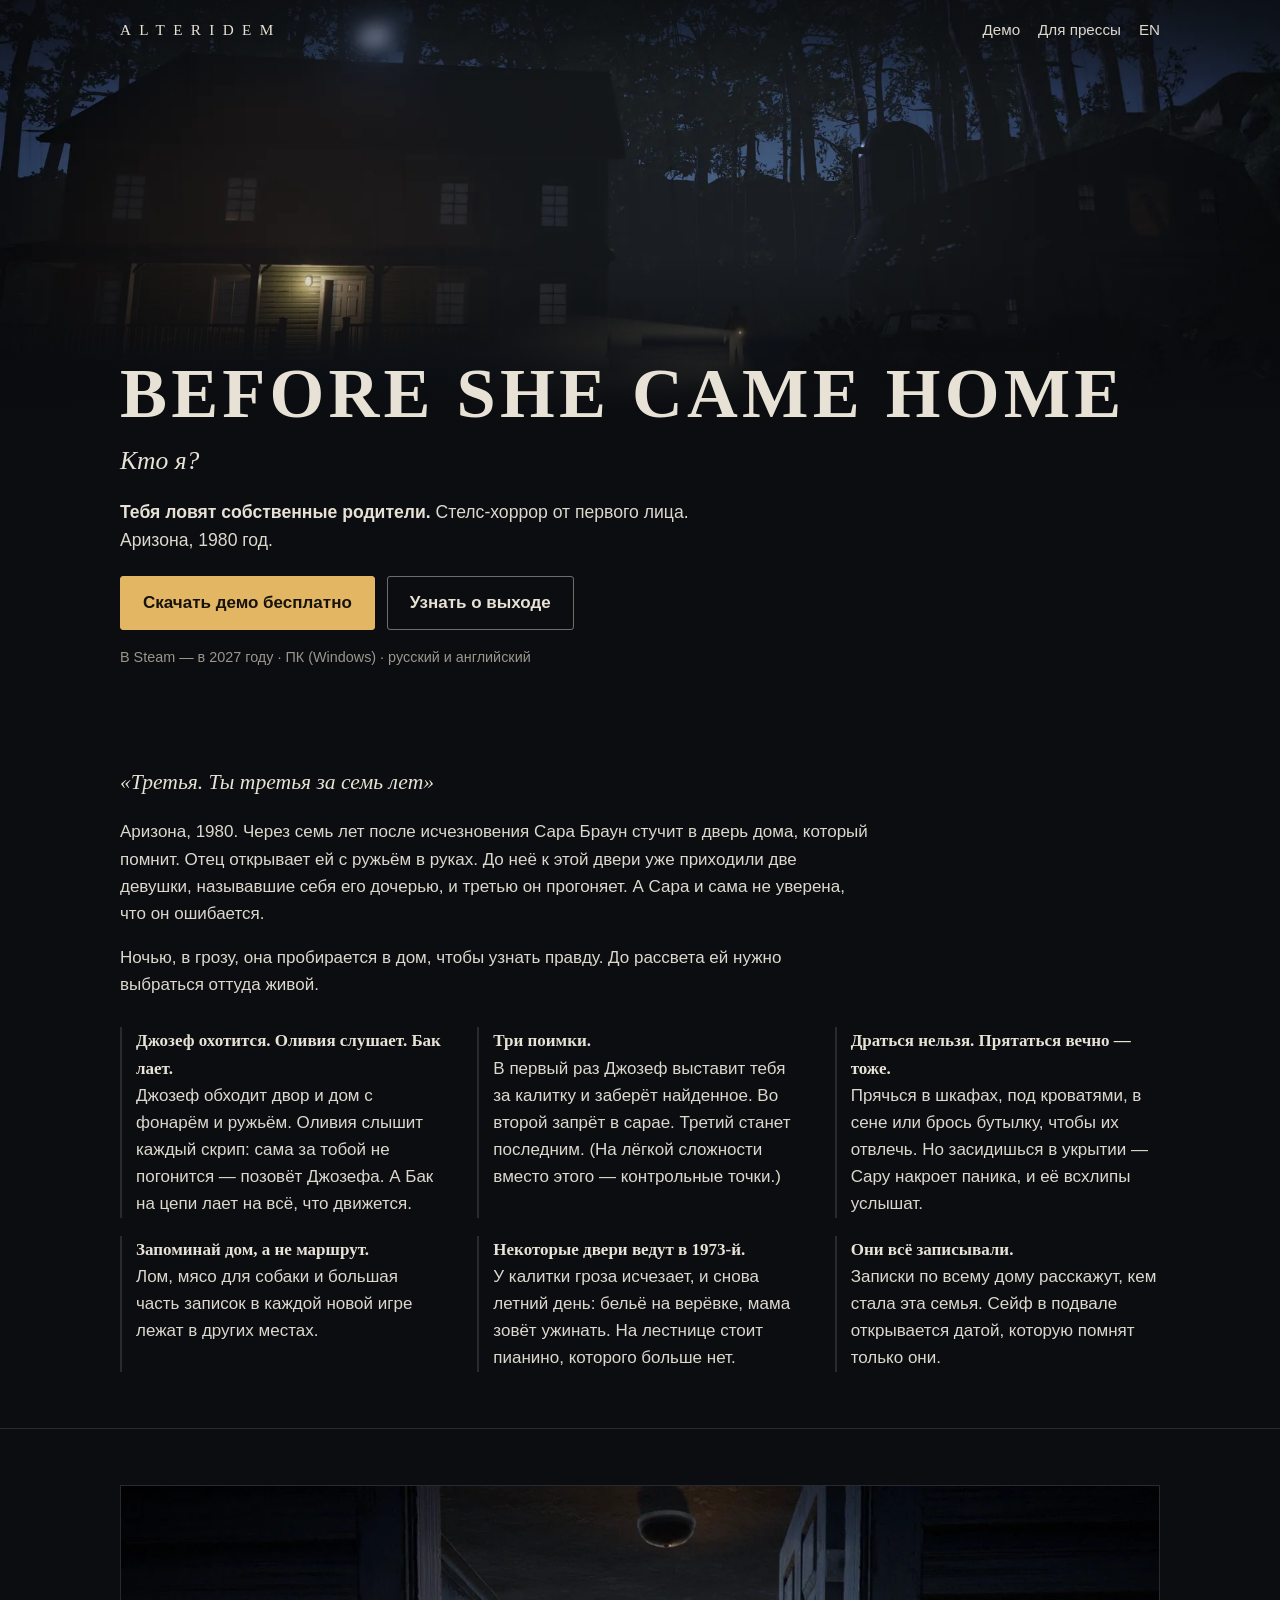
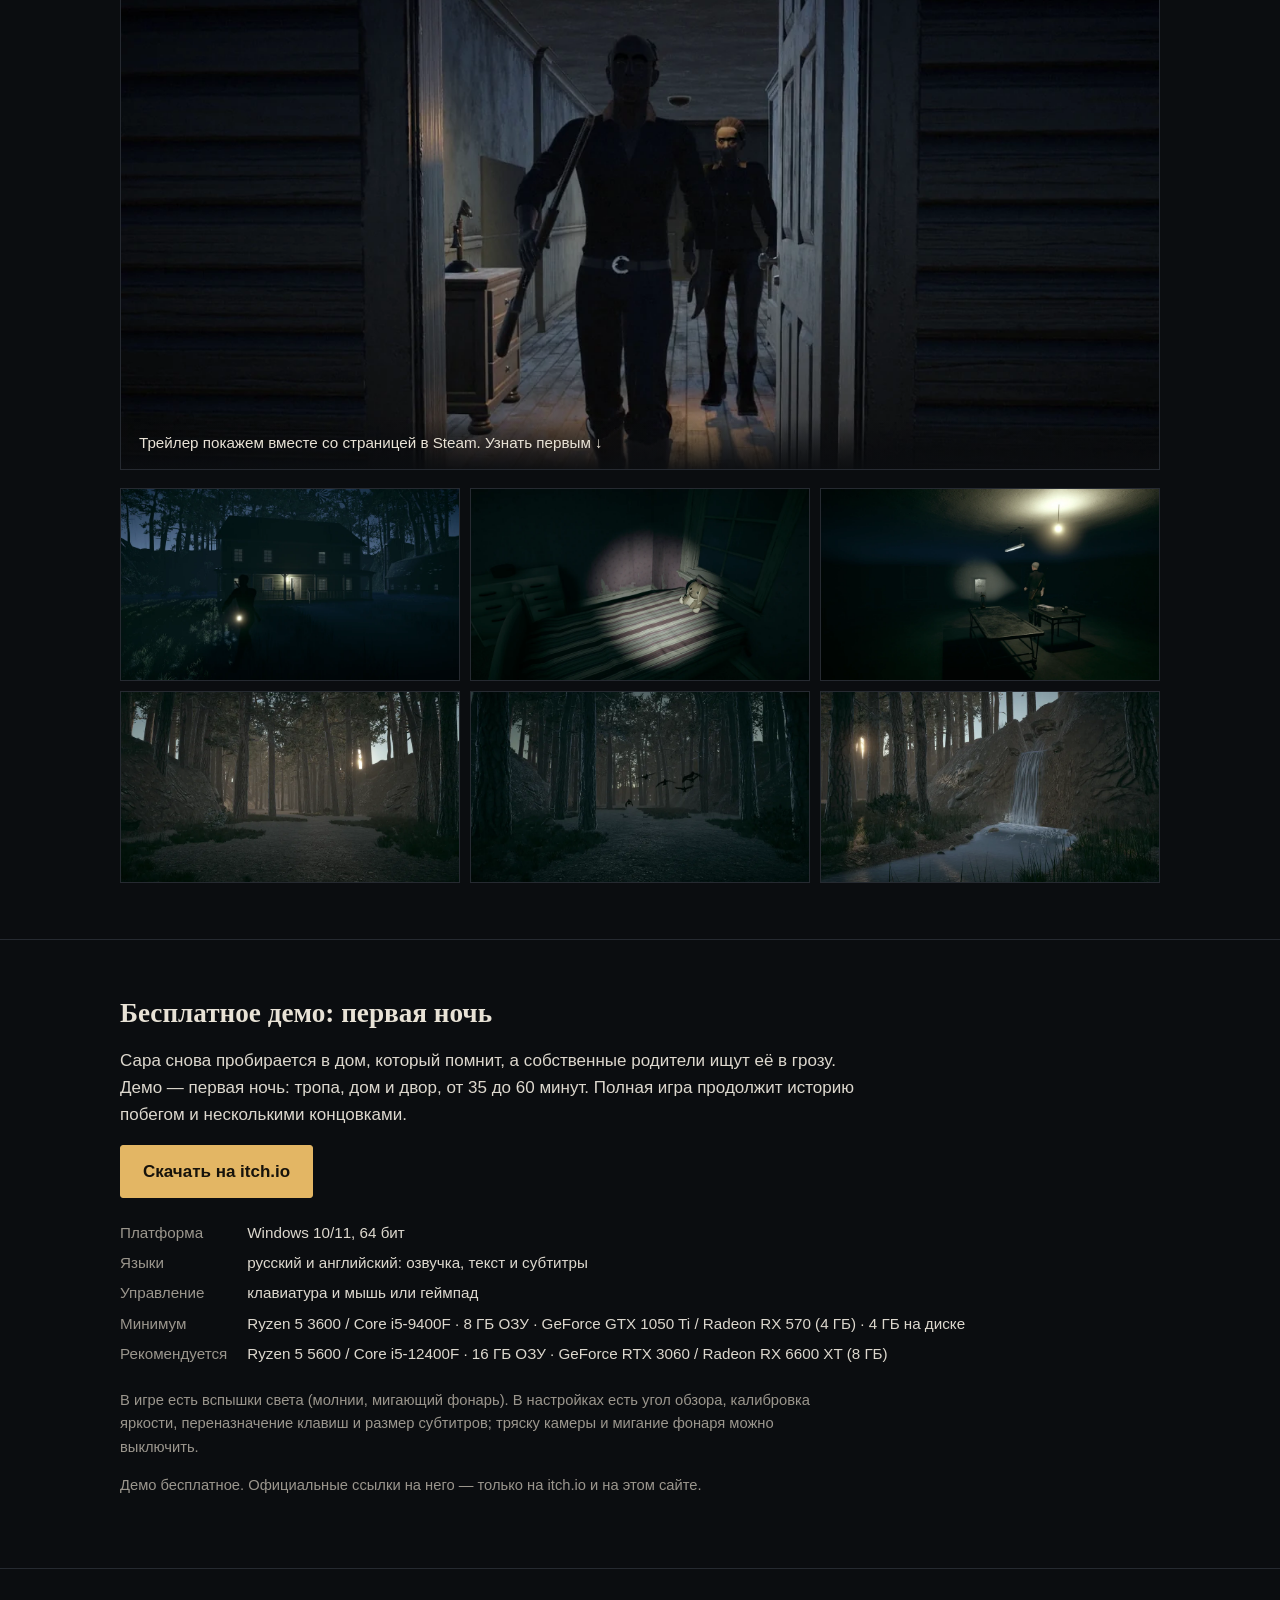
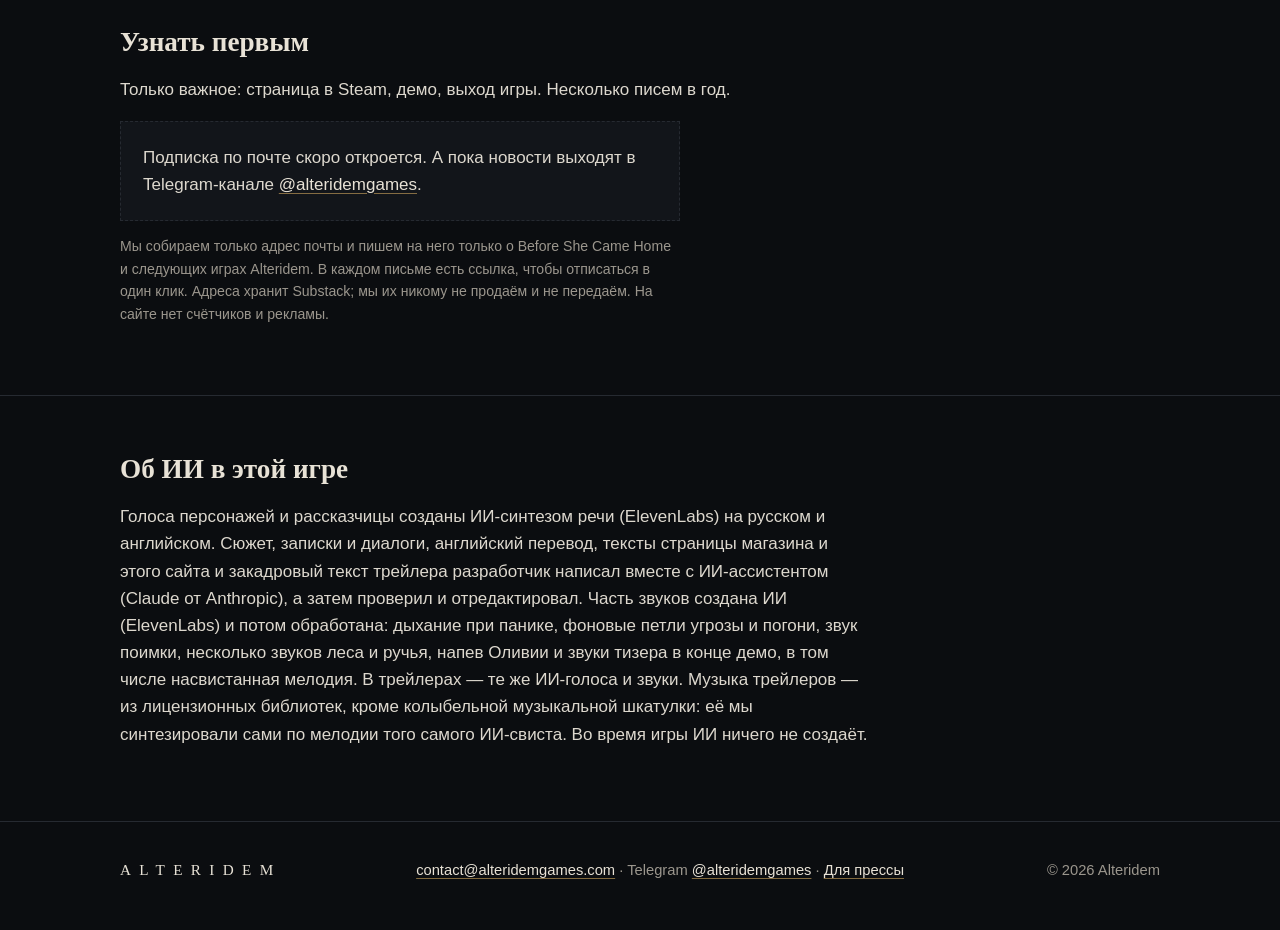
<file: tg/index.html>
<!doctype html>
<html lang="ru">
<head>
<meta charset="utf-8">
<meta name="viewport" content="width=device-width, initial-scale=1">
<title>Before She Came Home</title>
<meta name="robots" content="noindex">
<meta property="og:type" content="website">
<meta property="og:site_name" content="Alteridem">
<meta property="og:title" content="Before She Came Home">
<meta property="og:description" content="Тебя ловят собственные родители. Стелс-хоррор от первого лица. Бесплатное демо.">
<meta property="og:image" content="https://alteridemgames.com/assets/img/og.jpg">
<meta name="twitter:card" content="summary_large_image">
<!-- Short link /tg: where it leads is set in /go.js (one table for all short links). -->
<script src="../go.js" data-go></script>
<noscript><meta http-equiv="refresh" content="0; url=../ru/?utm_source=tg"></noscript>
</head>
<body style="margin:0;padding:24px;background:#0b0d10;color:#ddd8ce;font:16px/1.5 sans-serif">
<p><a href="../ru/?utm_source=tg" style="color:#e3b664">alteridemgames.com</a></p>
</body>
</html>
</file>
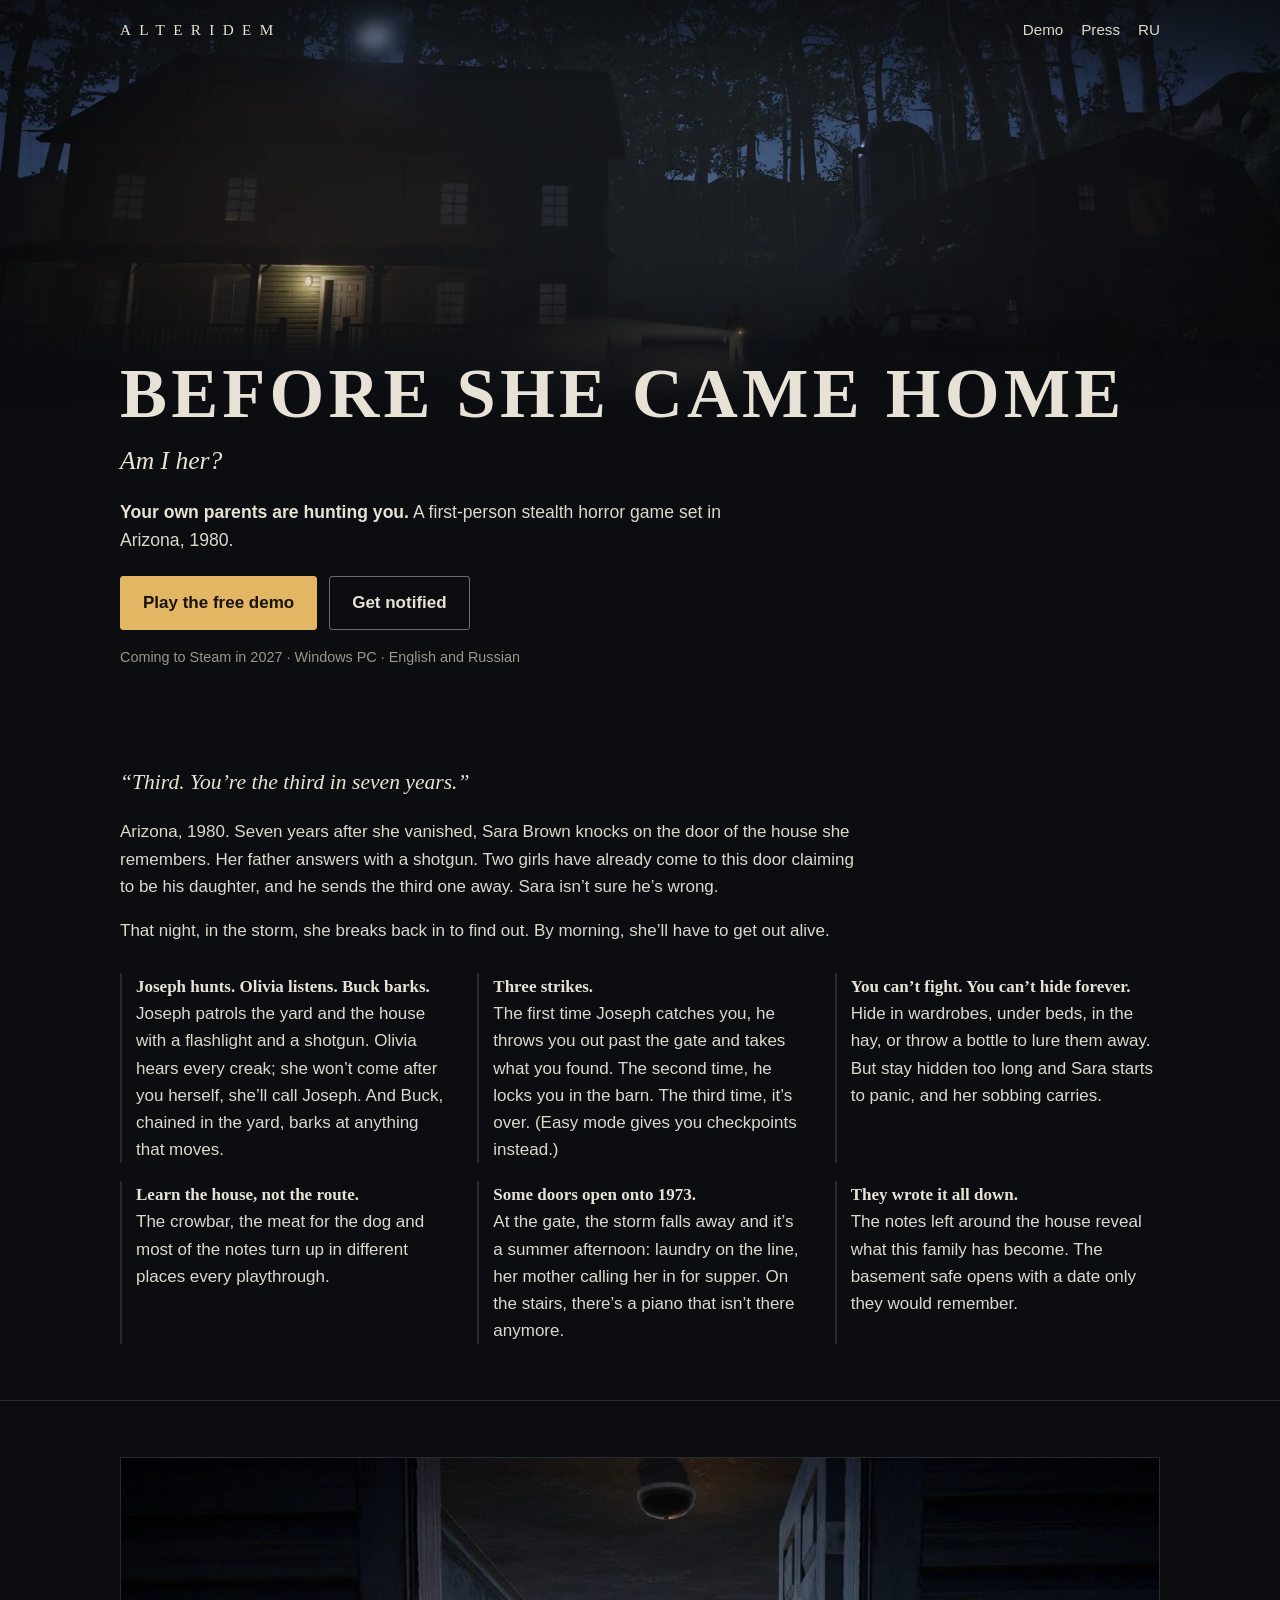
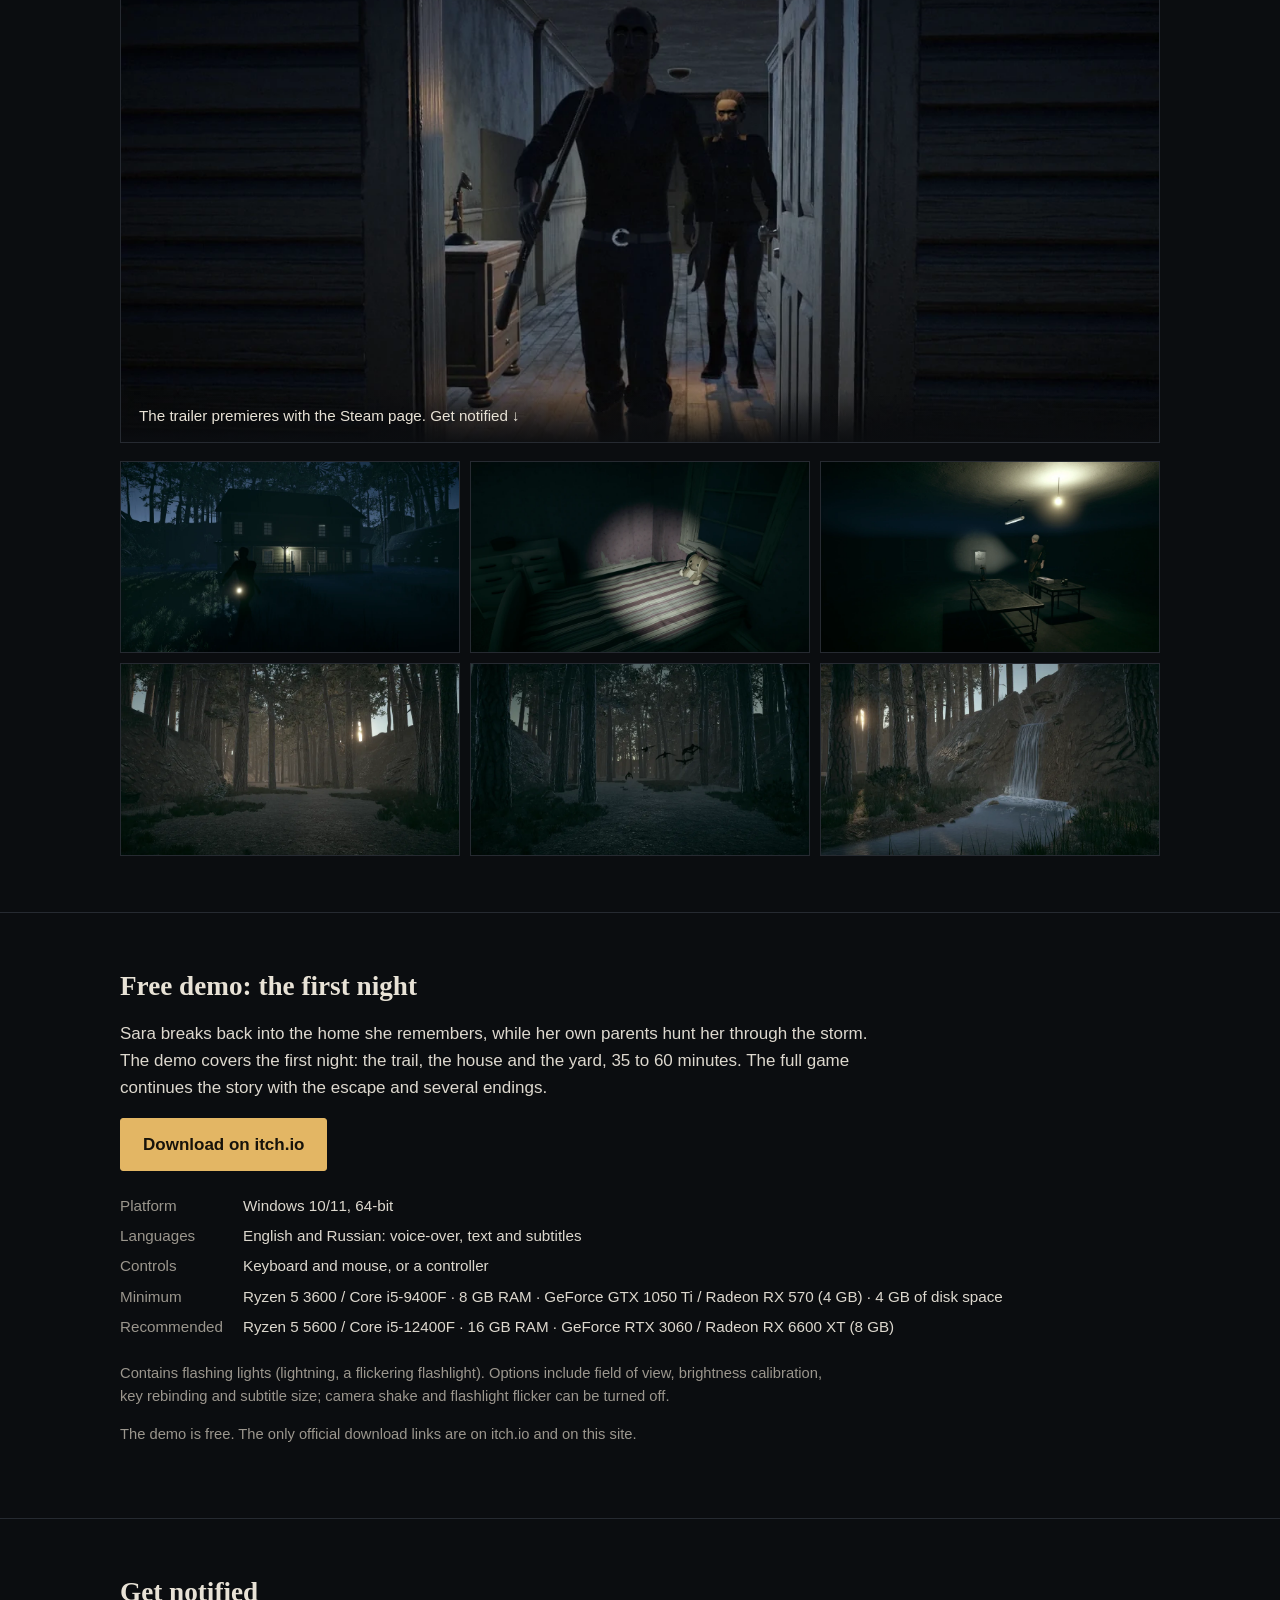
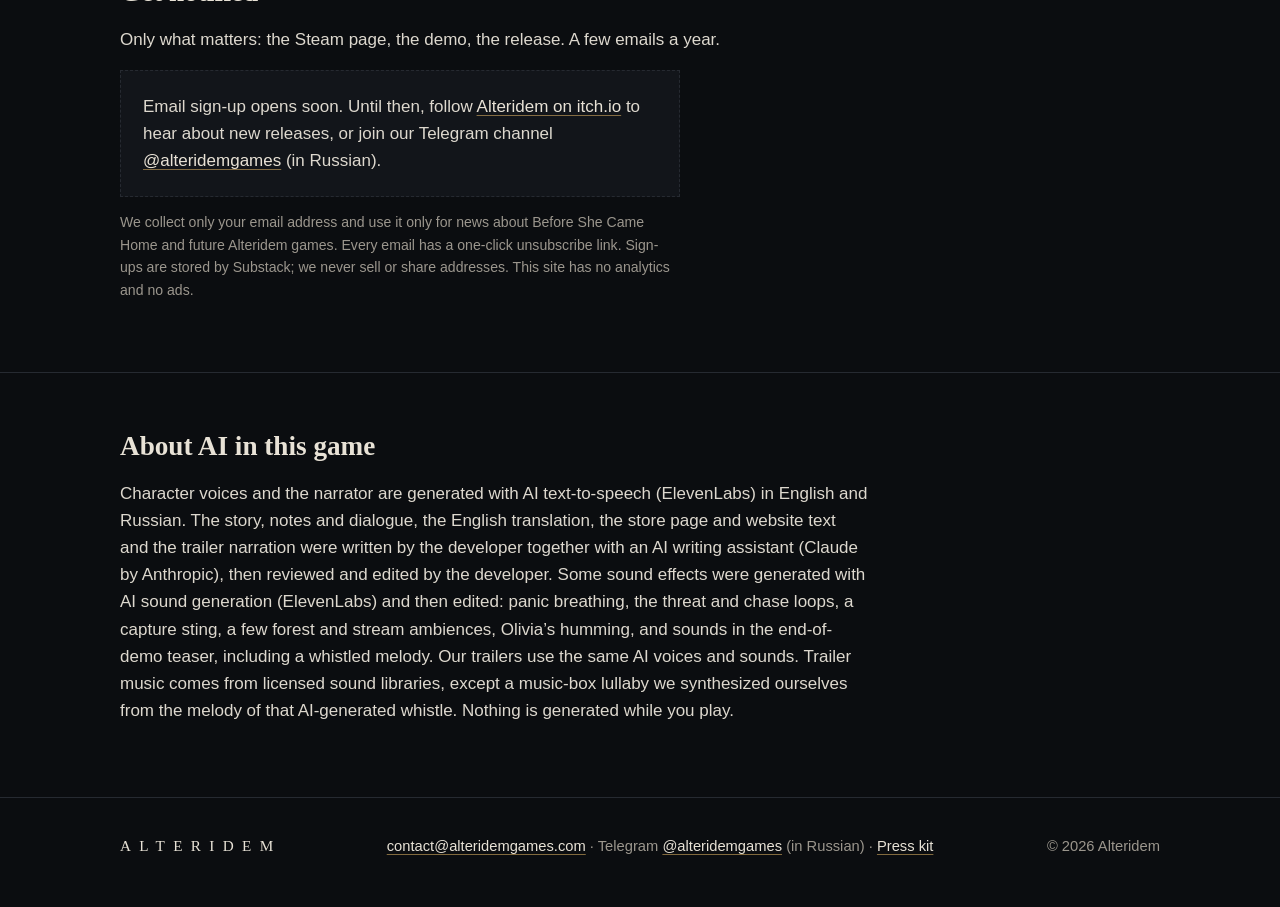
<file: yt/index.html>
<!doctype html>
<html lang="en">
<head>
<meta charset="utf-8">
<meta name="viewport" content="width=device-width, initial-scale=1">
<title>Before She Came Home</title>
<meta name="robots" content="noindex">
<meta property="og:type" content="website">
<meta property="og:site_name" content="Alteridem">
<meta property="og:title" content="Before She Came Home">
<meta property="og:description" content="Your own parents are hunting you. A first-person stealth horror game. Free demo.">
<meta property="og:image" content="https://alteridemgames.com/assets/img/og.jpg">
<meta name="twitter:card" content="summary_large_image">
<!-- Short link /yt: where it leads is set in /go.js (one table for all short links). -->
<script src="../go.js" data-go></script>
<noscript><meta http-equiv="refresh" content="0; url=../?utm_source=yt"></noscript>
</head>
<body style="margin:0;padding:24px;background:#0b0d10;color:#ddd8ce;font:16px/1.5 sans-serif">
<p><a href="../?utm_source=yt" style="color:#e3b664">alteridemgames.com</a></p>
</body>
</html>
</file>
<file: assets/style.css>
/* alteridemgames.com — one stylesheet for every page. System fonts only: nothing loads from other hosts. */
:root {
  color-scheme: dark;
  --bg: #0b0d10;
  --panel: #12151a;
  --line: #262a31;
  --text: #ddd8ce;
  --muted: #9b968d;
  --title: #e8e2d6;
  --lamp: #e3b664;
  --lamp-ink: #17130b;
  --serif: "PT Serif", Georgia, "Times New Roman", serif;
  --sans: -apple-system, BlinkMacSystemFont, "Segoe UI", Roboto, "Helvetica Neue", Arial, sans-serif;
}
* { box-sizing: border-box; }
[hidden] { display: none !important; }
html { background: var(--bg); }
body {
  margin: 0;
  background: var(--bg);
  color: var(--text);
  font: 17px/1.6 var(--sans);
  -webkit-text-size-adjust: 100%;
}
img { max-width: 100%; height: auto; display: block; }
a { color: var(--title); text-decoration-color: rgba(227, 182, 100, .55); text-underline-offset: 3px; }
a:hover { color: var(--lamp); }
h1, h2, h3, blockquote { font-family: var(--serif); color: var(--title); font-weight: 700; }
h2 { font-size: 1.7rem; line-height: 1.25; margin: 0 0 1rem; }
h3 { font-size: 1.15rem; margin: 1.6rem 0 .5rem; }
.wrap { max-width: 1080px; margin: 0 auto; padding-inline: 20px; }
.vh { position: absolute; width: 1px; height: 1px; overflow: hidden; clip: rect(0 0 0 0); white-space: nowrap; }

/* Top bar */
.top { position: absolute; inset: 0 0 auto 0; z-index: 2; }
.top .wrap { display: flex; align-items: center; justify-content: space-between; gap: 16px; padding-block: 18px; }
.wordmark {
  font-family: var(--serif); font-size: .95rem; letter-spacing: .55em; margin-right: -.55em;
  color: var(--title); text-decoration: none; white-space: nowrap;
}
.top nav { display: flex; gap: 18px; flex-wrap: wrap; font-size: .95rem; }
.top nav a { text-decoration: none; color: var(--text); }
.top nav a:hover { color: var(--lamp); }

/* Hero: the wide yard frame on top, uncropped on desktop, the title under it */
.hero { position: relative; }
.hero-img { position: relative; }
.hero-img img {
  width: 100%; aspect-ratio: 1920 / 620; min-height: 340px; object-fit: cover; object-position: 50% 75%;
}
.hero-img::after {
  content: ""; position: absolute; inset: 0;
  background: linear-gradient(180deg, rgba(11,13,16,.65) 0%, rgba(11,13,16,0) 22%, rgba(11,13,16,0) 62%, var(--bg) 100%);
}
.hero .wrap { position: relative; z-index: 1; margin-top: -56px; padding-bottom: 40px; }
.hero h1 {
  margin: 0; font-size: clamp(2.2rem, 7vw, 4.4rem); line-height: 1.05; letter-spacing: .06em; text-transform: uppercase;
}
.tagline { font-family: var(--serif); font-style: italic; font-size: clamp(1.2rem, 3vw, 1.6rem); color: var(--title); margin: .6rem 0 1rem; }
.pitch { font-size: 1.1rem; max-width: 36em; margin: 0 0 1.4rem; }
.pitch strong { color: var(--title); }
.cta { display: flex; flex-wrap: wrap; gap: 12px; margin-bottom: 1rem; }
.btn {
  display: inline-block; padding: 12px 22px; border-radius: 3px; font-weight: 600; text-decoration: none;
  background: var(--lamp); color: var(--lamp-ink); border: 1px solid var(--lamp);
}
.btn:hover { background: #f0c97c; color: var(--lamp-ink); }
.btn.ghost { background: transparent; color: var(--title); border-color: rgba(232,226,214,.45); }
.btn.ghost:hover { border-color: var(--lamp); color: var(--lamp); }
.small { font-size: .9rem; color: var(--muted); margin: 0; }

/* Sections */
main section { padding-block: 56px; border-top: 1px solid var(--line); }
main section:first-child { border-top: 0; }
.lead { max-width: 44em; }
blockquote { font-size: 1.35rem; font-weight: 400; font-style: italic; margin: 0 0 1.2rem; }
.hook { font-family: var(--serif); font-size: 1.25rem; color: var(--title); font-weight: 700; margin: 0 0 1rem; }
.features { list-style: none; padding: 0; margin: 1.8rem 0 0; display: grid; gap: 18px 32px; grid-template-columns: repeat(auto-fit, minmax(min(280px, 100%), 1fr)); }
.features li { padding-left: 14px; border-left: 2px solid var(--line); }
.features b { color: var(--title); display: block; font-family: var(--serif); }
.closing { font-style: italic; color: var(--muted); margin-top: 1.6rem; }

/* Media */
.poster { position: relative; display: block; margin-bottom: 18px; text-decoration: none; border: 1px solid var(--line); }
.poster img { width: 100%; aspect-ratio: 16 / 9; object-fit: cover; }
.poster span {
  position: absolute; left: 0; right: 0; bottom: 0; padding: 14px 18px; font-size: .95rem; color: var(--title);
  background: linear-gradient(180deg, rgba(11,13,16,0), rgba(11,13,16,.9));
}
.shots { display: grid; gap: 10px; grid-template-columns: repeat(auto-fill, minmax(min(300px, 100%), 1fr)); }
.shots a { display: block; border: 1px solid var(--line); }
.shots a:hover { border-color: var(--lamp); }
.shots img { width: 100%; aspect-ratio: 16 / 9; object-fit: cover; }

/* Facts */
.facts { display: grid; grid-template-columns: max-content 1fr; gap: 6px 20px; margin: 1.4rem 0; font-size: .95rem; }
.facts dt { color: var(--muted); }
.facts dd { margin: 0; }
.note { font-size: .92rem; color: var(--muted); max-width: 48em; }
.ru-line { margin-top: .9rem; }
code { font-size: .85em; word-break: break-all; color: var(--muted); }
.lang-hint { margin: 0 0 .6rem; font-size: .95rem; }
.lang-hint a { color: var(--lamp); }

/* Sign-up */
.signup { background: var(--panel); border: 1px solid var(--line); padding: 22px; max-width: 560px; }
.signup.placeholder { border-style: dashed; }
.signup p { margin: 0; }
.signup iframe { display: block; width: 100%; max-width: 480px; height: 320px; background: #fff; }
.privacy { font-size: .88rem; color: var(--muted); max-width: 560px; margin-top: 14px; }

/* Press */
.press-head { padding-top: 96px; }
.press-head h1 { font-size: clamp(1.8rem, 5vw, 2.8rem); margin: 0 0 .4rem; letter-spacing: .04em; }
.logos { display: grid; gap: 14px; grid-template-columns: repeat(auto-fit, minmax(min(240px, 100%), 1fr)); margin-top: 1rem; }
.logos figure { margin: 0; border: 1px solid var(--line); padding: 14px; }
.logos .light-bg { background: #ece8e0; }
.logos figcaption { font-size: .88rem; color: var(--muted); margin-top: 8px; }
.light-bg figcaption { color: #4a4740; }
details { margin-top: 1.2rem; }
summary { cursor: pointer; color: var(--title); font-family: var(--serif); }

/* Footer */
footer { border-top: 1px solid var(--line); padding-block: 36px 48px; font-size: .92rem; color: var(--muted); }
footer .wrap { display: flex; flex-wrap: wrap; gap: 10px 28px; align-items: baseline; justify-content: space-between; }
footer p { margin: 0; }

@media (max-width: 560px) {
  body { font-size: 16px; }
  .top nav { gap: 14px; }
  .wordmark { font-size: .82rem; letter-spacing: .4em; margin-right: -.4em; }
  .hero-img img { object-position: 45% 75%; }
  .hero .wrap { margin-top: -24px; }
  .facts { grid-template-columns: 1fr; gap: 0; }
  .facts dd { margin-bottom: 8px; }
  main section { padding-block: 44px; }
}
</file>
